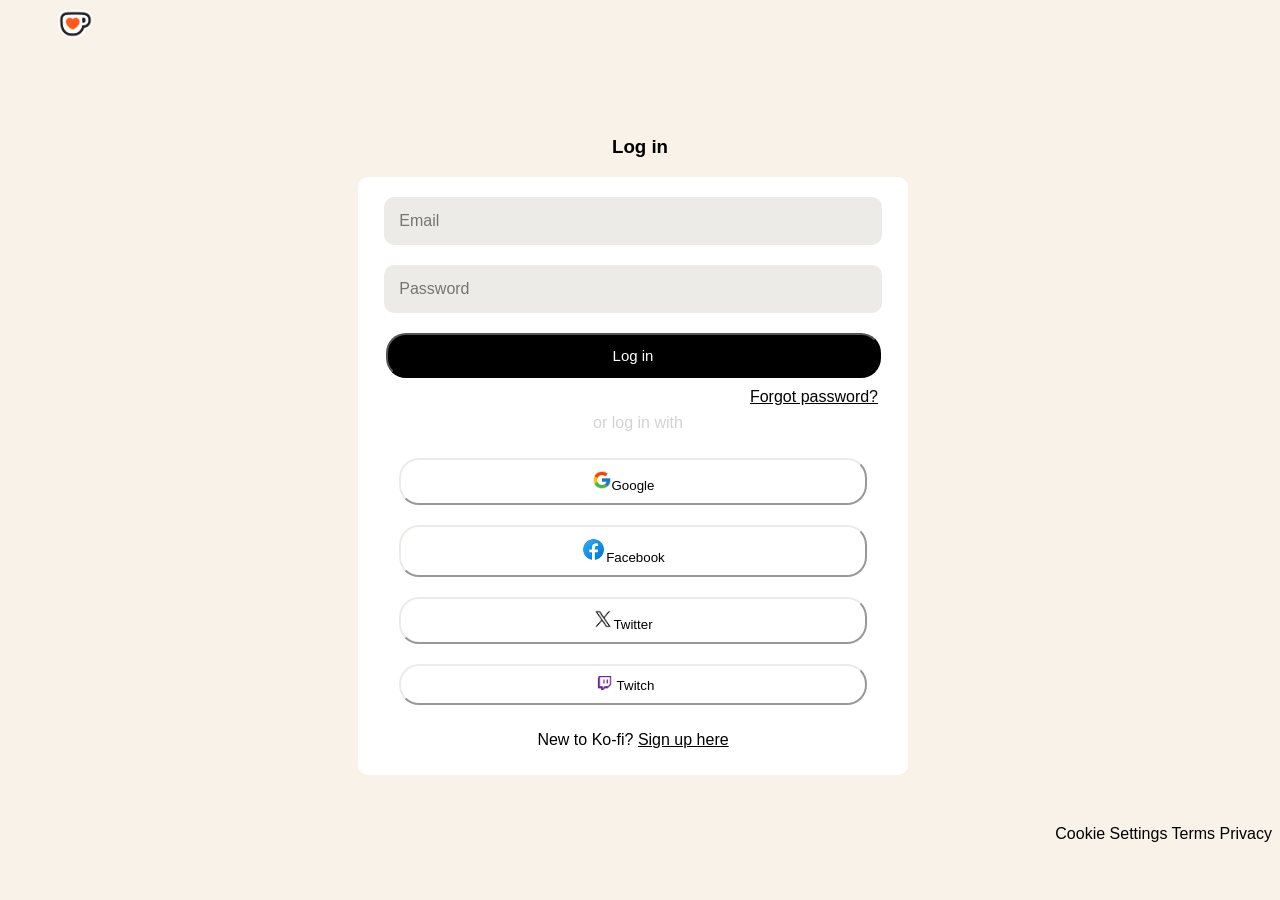
<file: index.html>
<!DOCTYPE html>
<html>

<head>
	<title>Log in</title>
	<link href="kofi_symbol.png" type="image/png" rel="icon"/>
	<link href="Ko-fi Log In.css" text="text/css" rel="stylesheet"/>
</head>

<body>
<div class="navbar">
	<a href="home.html"><img src="kofi_symbol.png" style="float: left; width: 35px; length: 35px; margin-left: 50px; margin-top: 10px;"></a>
</div>
	<br>
<h3 style="margin-top: 110px">Log in</h3>
	<div style="background-color: white; width: 550px; length: 600px"class="container">
<form>
<input type="text" placeholder="Email" id="username" />
<input type="password" placeholder="Password" id="Password" />

<button type="button" class="login-btn" onclick="login()">Log in</button>

</form>
<a href="" style="padding-top: 10px; float: right; padding-right: 30px;" >Forgot password?</a>
	<p style="padding-top: 20px; padding-left: 10px; color: #D3D3D3">or log in with</p>

<a href="https://google.com" style="text-decoration: none;"><button style=""class="button-link"><img src="google.png" style="width: 20px; length: 20px">Google</button></a><br>
<a href="https://Facebook.com" style="text-decoration: none;"><button class="button-link" ><img src="facebook.png" style="width: 25px; length: 25px">Facebook</button></a><br>
<a href="https://twitter.com" style="text-decoration: none;"><button class="button-link"><img src="Twitter-X-Logo.png" style="width: 20px; length: 20px">Twitter</button></a><br>
<a href="https://twitch.tv" style="text-decoration: none;"><button class="button-link"><img src="twitch.png" style="width: 25px; length: 25px">Twitch</button></a><br>
<p>New to Ko-fi? <a href="Ko-fi Sign Up.html">Sign up here</a></p>
</div>


<p style="float: right; margin-top: 50px;"><a>Cookie</a> <a>Settings</a> <a>Terms</a> <a>Privacy</a></p>

<script>
function login() {

	let username = document.getElementById("username").value;
	let password = document.getElementById("Password").value;

	if(username === "marygracesofalla@email.com" && password === "10262004") {
			window.location.href = "Ofalla Profile.html";
		}

	else if(username === "resamaecabjog@email.com" && password === "10242001") {
			window.location.href = "Cabjog Profile.html";
		}

	else if(username === "honeymaeedca@email.com" && password === "11012005") {
			window.location.href = "Edca Profile.html";
		}

	else{
			alert("Invalid email address or password.");
		}

}
</script>
</body>
</html>
</file>
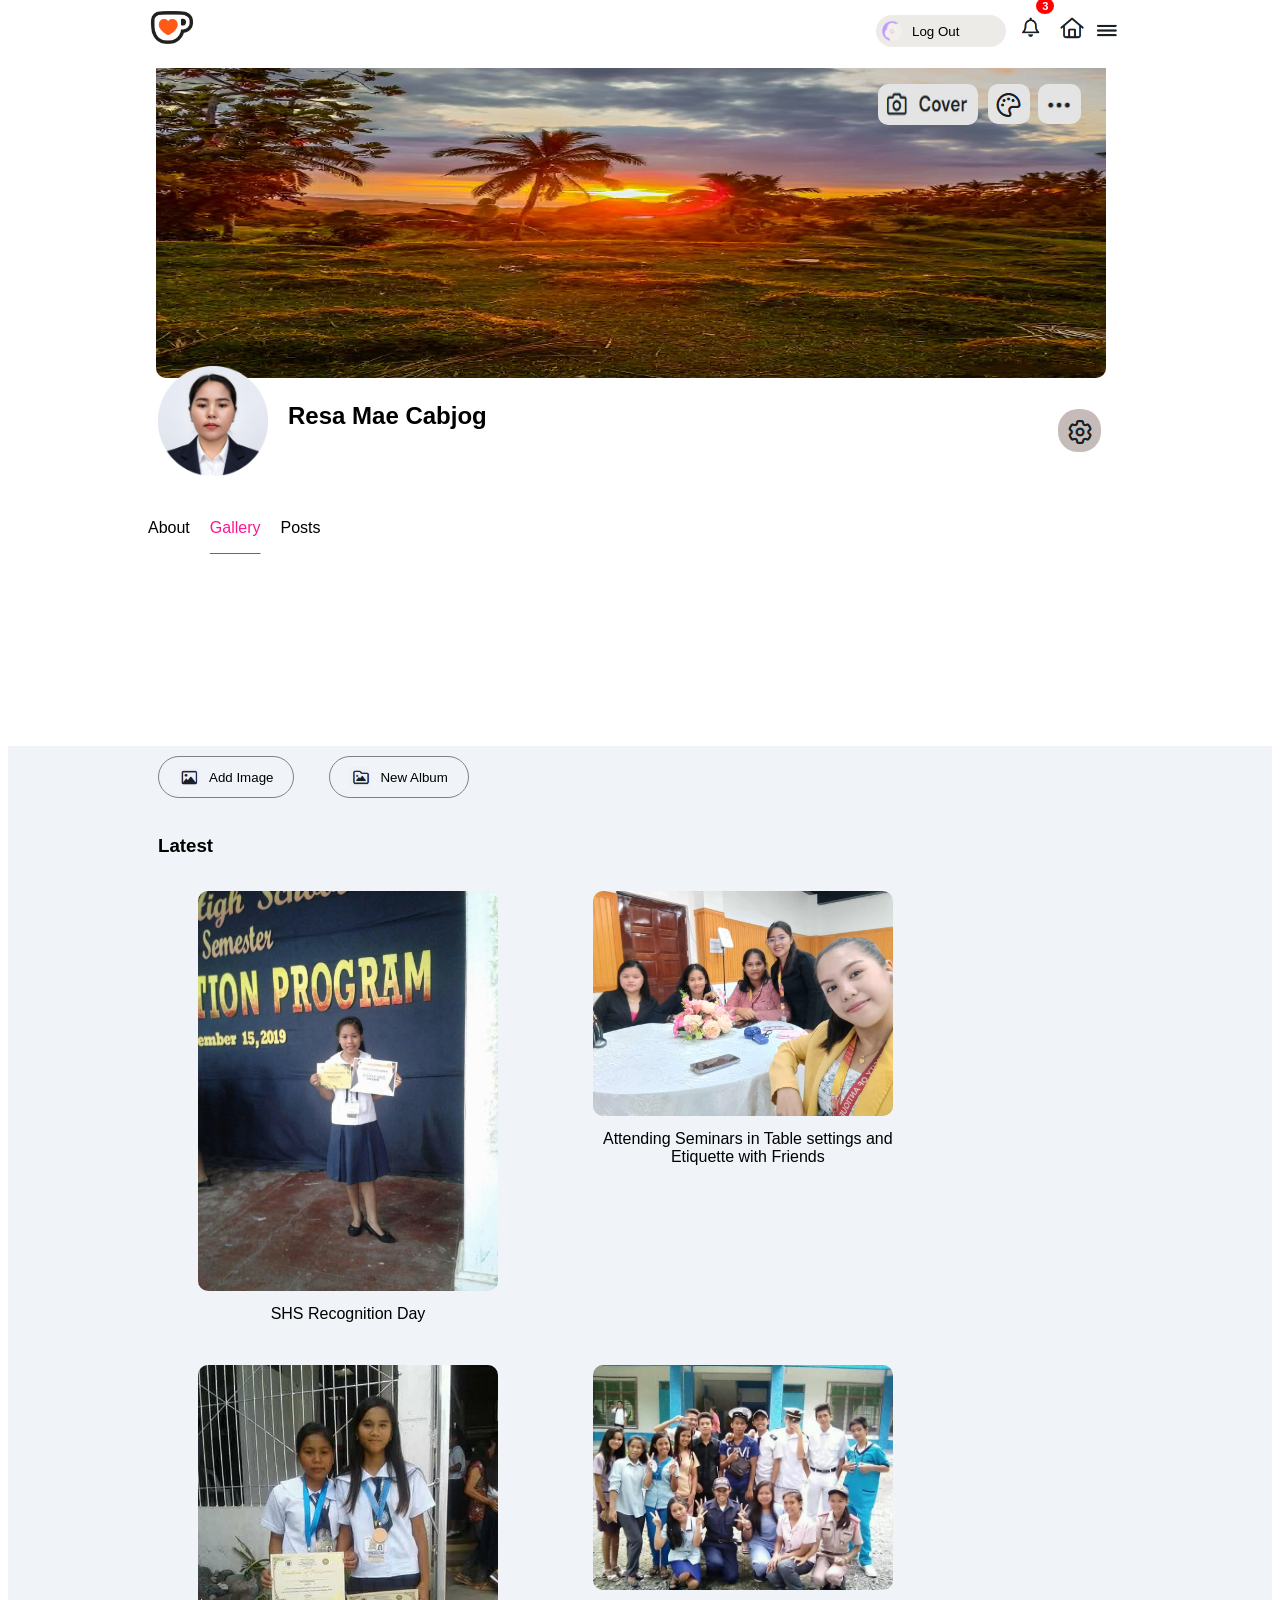
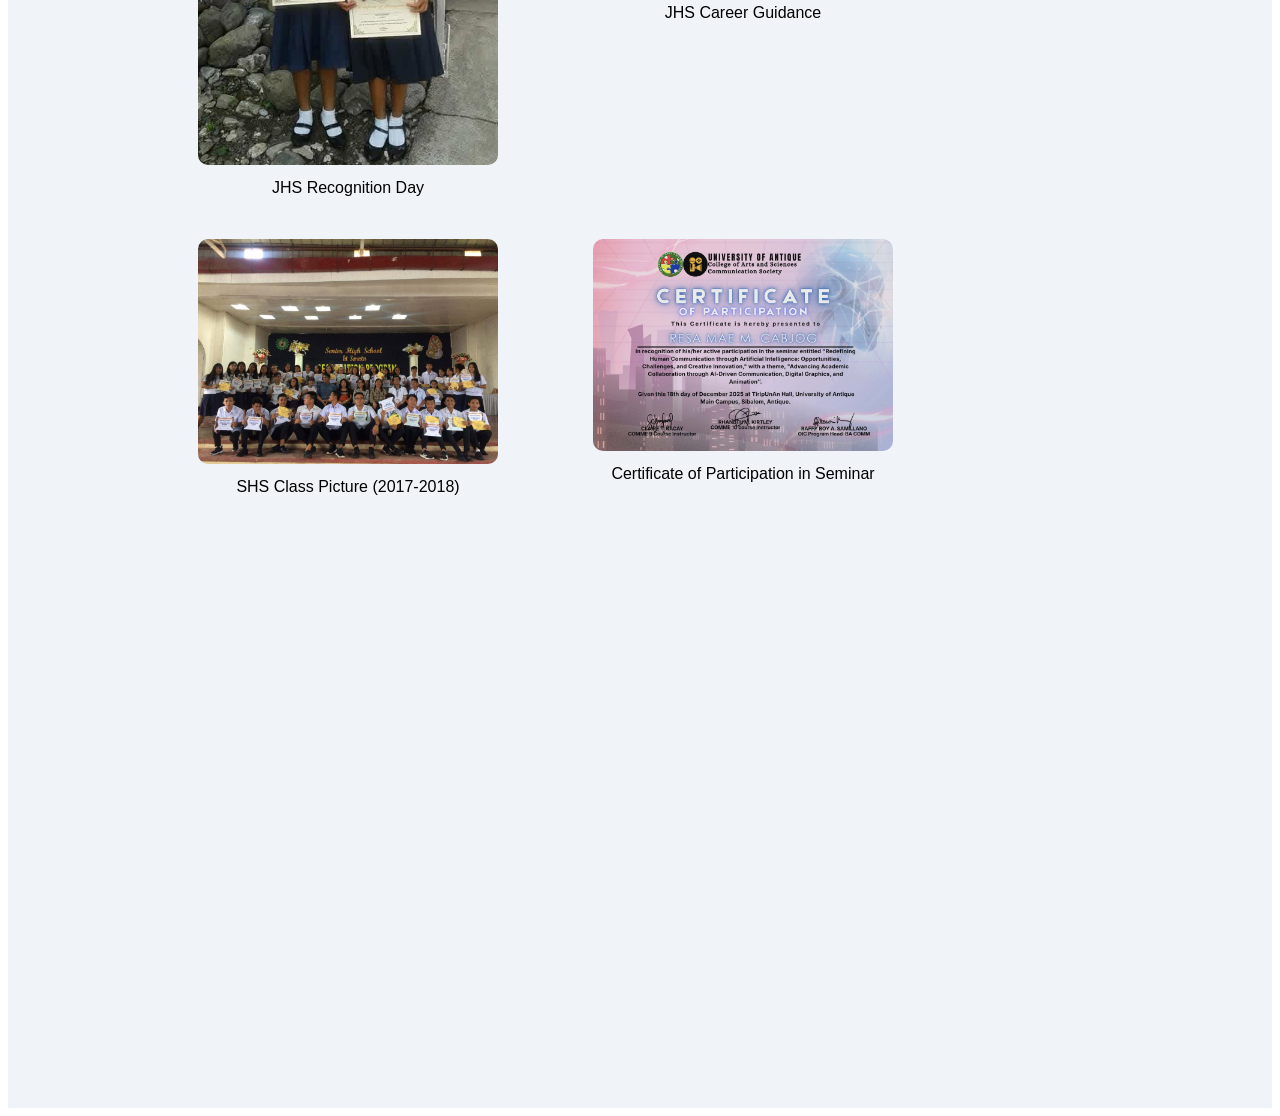
<file: Cabjog Gallery.html>
<!DOCTYPE html>
<html>
<head>
	<title>resamaemcabjog's profile</title>
	<link href="Ko-fi Profile.png" type="image/png" rel="icon"/>
	<link href="Gallery.css" text="text/css" rel="stylesheet"/>
</head>

<body>
	<div class="navbar">

		<a href="profile.html"><img src="kofi_symbol.png" style="float: left; width: 48px; margin-left: 140px; margin-top: 8px;"></a>

		<button class="button-link" style="width: 130px; height: 32px;  display: inline-flex; align-items: center; gap: 10px"><img src="Ko-fi Profile.png" style="width: 20px;"><a href="index.html" style="text-decoration: none;">Log Out</a></button>
			<div class="notification-tab-container">
		 <button class="noti-bell-btn" id="notiBell"><img src="bell.png" style="margin-top: 12px; width: 30px"><span class="noti-badge" id="notiCount">3</span>
  		</button>
  			<div class="noti-dropdown" id="notiDropdown">
    		<div class="noti-header">Notifications</div>
    		<div class="noti-item unread">Ko-fi posted something new!</div>
    		<div class="noti-item unread">Make a post!</div>
    		<div class="noti-item">Password changed successfully.</div>
    		<div class="noti-footer"><a href="#">View All</a></div>
  	</div>
	</div>
	<script>
	const bell = document.getElementById('notiBell');
	const dropdown = document.getElementById('notiDropdown');
	const count = document.getElementById('notiCount');

	bell.addEventListener('click', (e) => {
  	e.stopPropagation();
  	dropdown.classList.toggle('show');
  
  	count.style.display = 'none';
	});

	document.addEventListener('click', () => {
  	dropdown.classList.remove('show');
	});
	</script>

	<a href="Profile.html"><img src="home.png" style="margin-top: 8px; width: 30px"></a>

	<img src="sidenav.png" style="margin-top: 8px; width: 30px">

	</div>

	<div class="split-background">
	<div class="top-section">
	<div class="maintop">
	<div class="cover">

		<img src="cover.png" class="imtip" style="margin-top: 76px; margin-left: 740px; width: 100px; height: 41px; cursor: pointer; border-radius: 10px;" >
		<img src="color.png" class="imtip" style="margin-top: 76px; margin-left: 850px; cursor: pointer; border-radius: 10px;">
		<img src="option.png" class="imtip" style="margin-top: 76px; margin-left: 900px; width: 43px; cursor: pointer; border-radius: 10px;">

		<img src="resamaecover.jpg" style="width: 950px; height: 370px; border-radius: 10px; margin-left: 18px;">

	</div>
	<div class="profile">

		<img src="resamae.png" class="imtip" style="width: 110px">
		<h2 style="margin-left: 150px;">Resa Mae Cabjog</h2>

		<img src="setting.png" class="imtip" style="margin-top: 30px; margin-left: 920px; border-radius: 20px; cursor: pointer;">

	</div>
	</div>
	<div class="tabs">

			<a href="Cabjog Profile.html" style="text-decoration: none;">About</a>
  		<a href="Cabjog Gallery.html" style="color: deeppink;">Gallery</a>
  		<a href="Cabjog Post.html" style="text-decoration: none;">Posts</a>

	</div>
	</div>

	<div class="bottom-section">
 	<div class="content">
  	<div class="box-container">
 			
 			<button class="button-link" style="margin-left: 150px; margin-top: 10px; padding: 10px; padding-left: 20px; padding-right: 20px;  border-radius: 30px; background-color: #F0F4F8; border: 1px solid gray; cursor: pointer; display: inline-flex; align-items: center; gap: 10px"><img src="picture.png" style="width: 20px;">Add Image</button>
 			<button class="button-link" style="margin-left: 20px; margin-top: 10px;padding: 10px; padding-left: 20px; padding-right: 20px; border-radius: 30px; background-color: #F0F4F8; border: 1px solid gray;cursor: pointer; display: inline-flex; align-items: center; gap: 10px; display: inline-flex; align-items: center; gap: 10px"><img src="album.png" style="width: 20px; ">New Album</button>
  
 	</div>
 	<br>
 		<div class="box-container" style="margin-left: 150px">
 		<div class="Gallery-head">
 			<h3>Latest</h3>
 		</div>
 		</div>
 		<div class="box-container" style="margin-left: 150px">
 		<div class="Gallery">
 			<div class="box-container">
 			 <figure class="image-card"><img src="cabjogimage1.jpg" style="width: 300px; border-radius: 10px;"><figcaption>SHS Recognition Day</figcaption></figure>
 			<figure class="image-card"><img src="cabjogimage2.jpg" style="width: 300px; border-radius: 10px;"><figcaption>Attending Seminars in Table settings and<br> Etiquette with Friends</figcaption></figure>
 		</div>
			<div class="box-container">
 			<figure class="image-card"><img src="cabjogimage3.jpg" style="width: 300px; border-radius: 10px;"><figcaption>JHS Recognition Day</figcaption></figure>

 			<figure class="image-card"><img src="cabjogimage4.jpg" style="width: 300px; border-radius: 10px;"><figcaption>JHS Career Guidance</figcaption></figure>
 		</div>
			<div class="box-container">
 			<figure class="image-card"><img src="cabjogimage5.jpg" style="width: 300px; border-radius: 10px;"><figcaption>SHS Class Picture (2017-2018)</figcaption></figure>

 			<figure class="image-card"><img src="cabjogimage6.jpg" style="width: 300px; border-radius: 10px;"><figcaption>Certificate of Participation in Seminar</figcaption></figure>
 		</div>

 	</div>
 	</div>
 	</div>
	</div>
	</div>
</body>
</html>
</file>
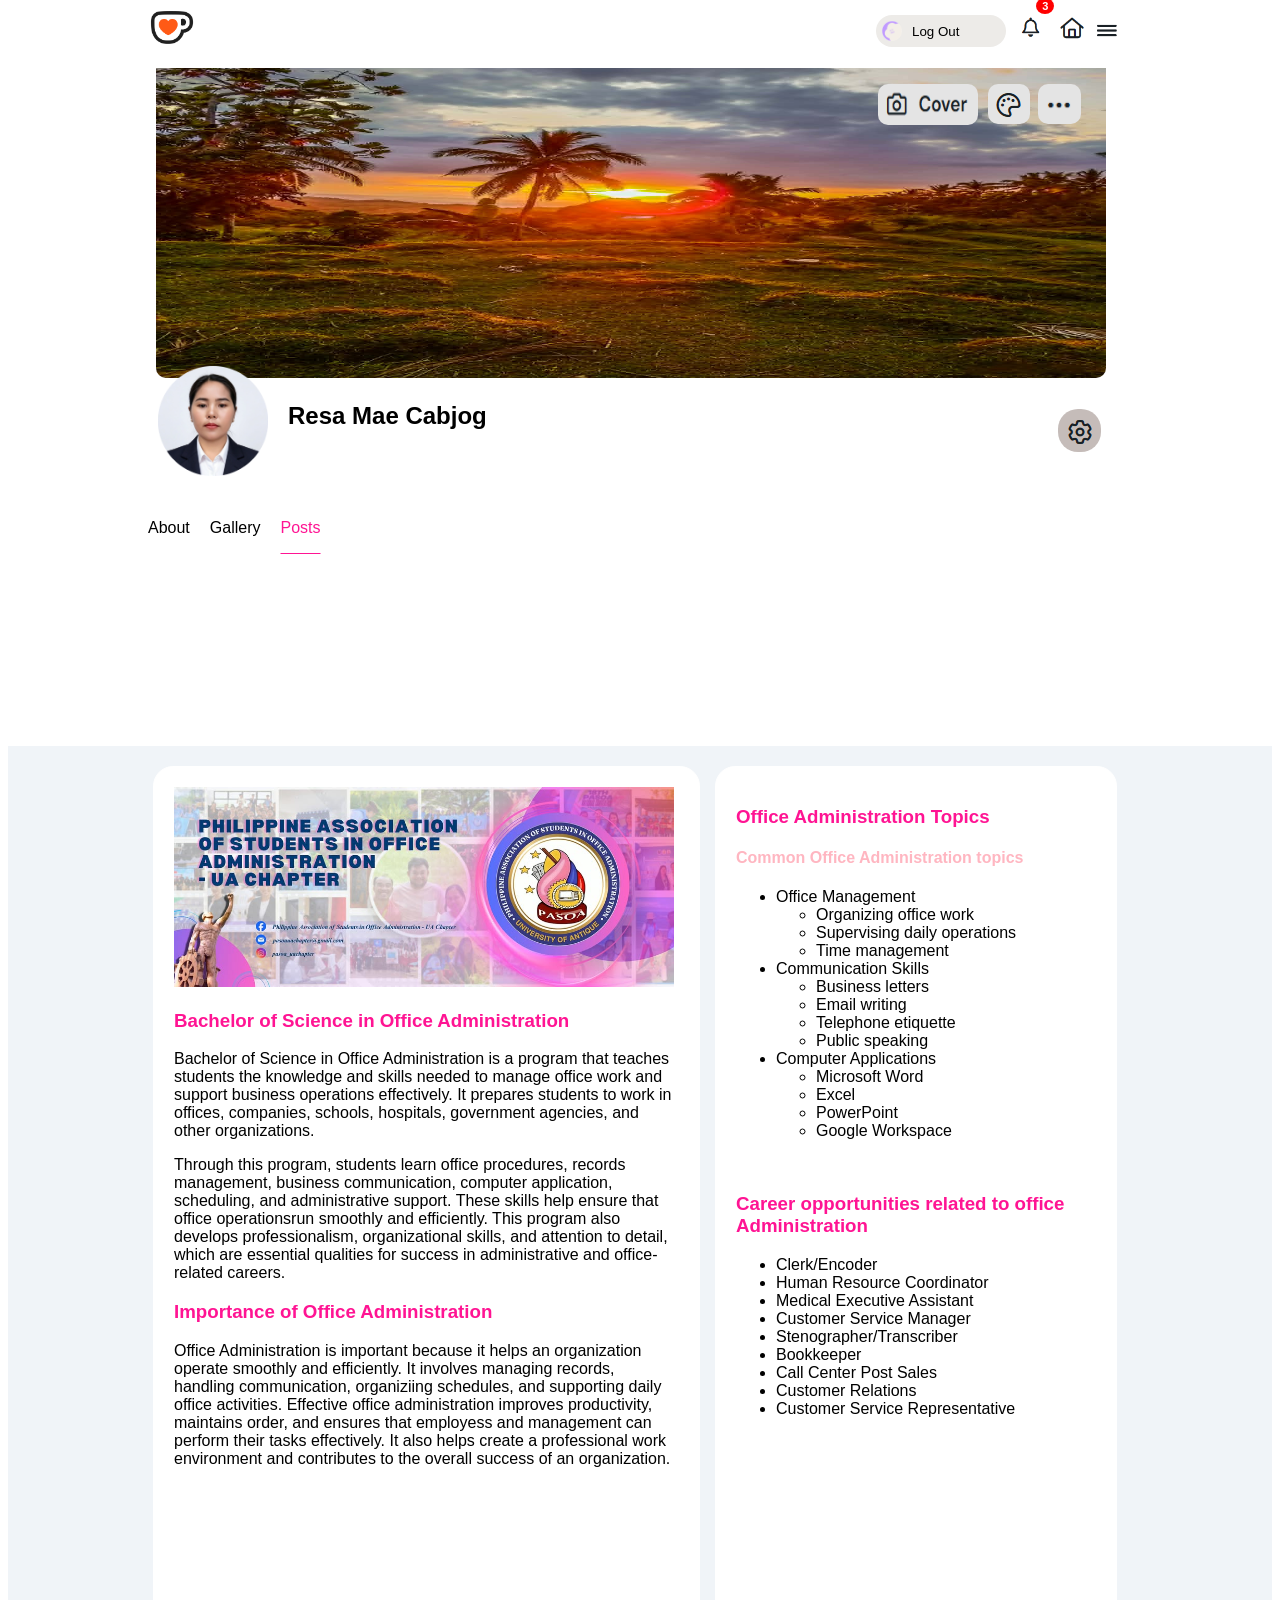
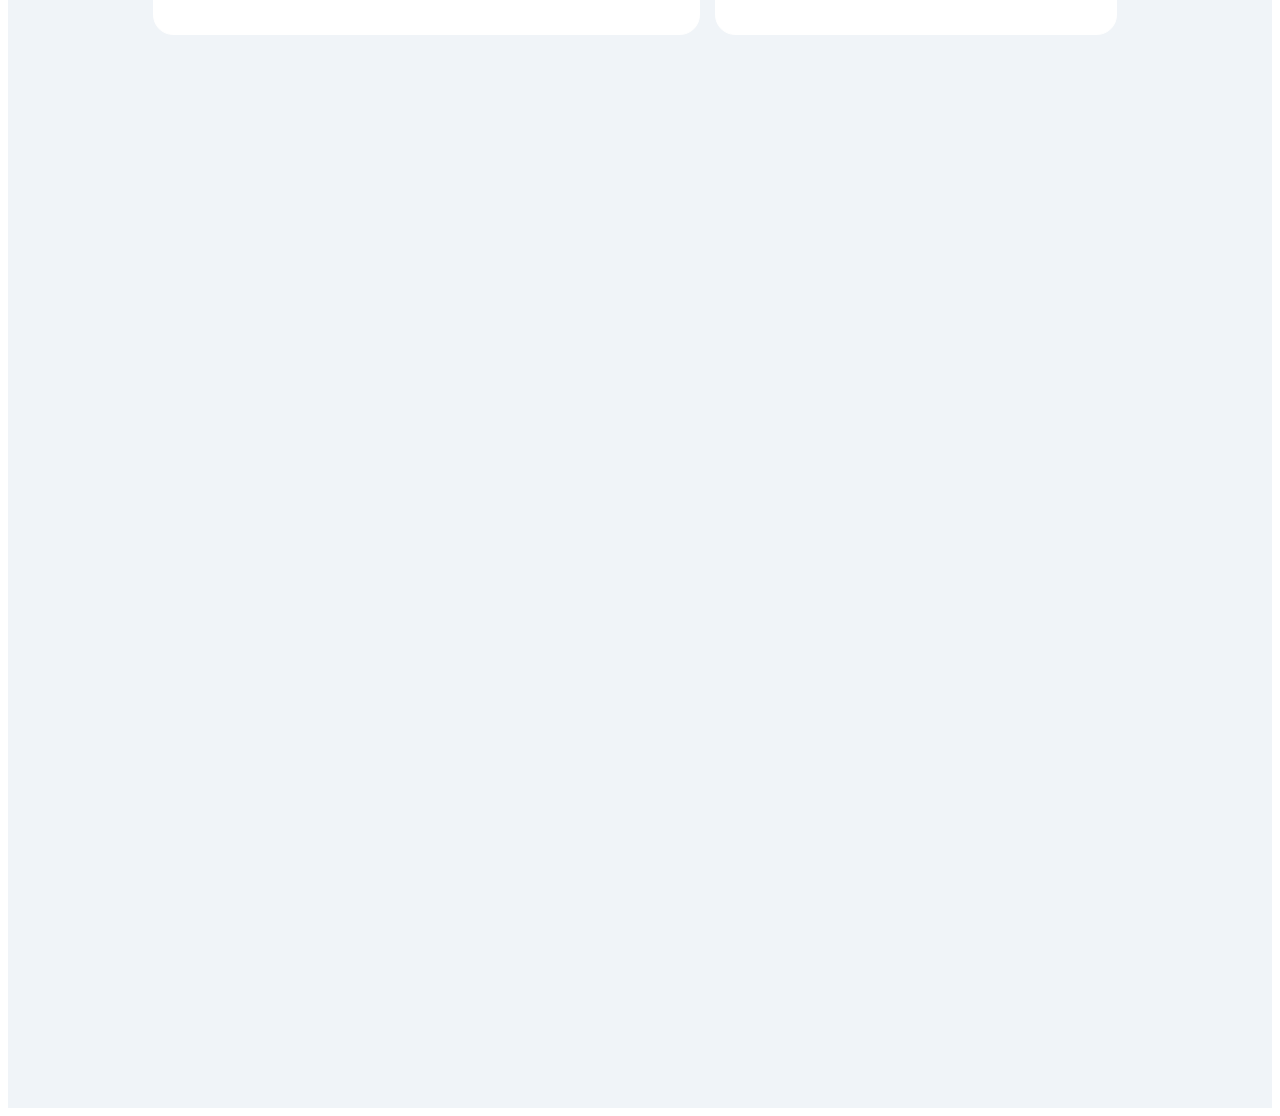
<file: Cabjog Post.html>
<!DOCTYPE html>
<html>
<head>
	<title>resamaemcabjog's profile</title>
	<link href="Ko-fi Profile.png" type="image/png" rel="icon"/>
	<link href="Posts.css" text="text/css" rel="stylesheet"/>
<style>
		h3 {
		color: deeppink;
	}

	h4 {
		color: lightpink;
	}
</style>
</head>

<body>
	<div class="navbar">

		<a href="profile.html"><img src="kofi_symbol.png" style="float: left; width: 48px; margin-left: 140px; margin-top: 8px;"></a>

		<button class="button-link" style="width: 130px; height: 32px;  display: inline-flex; align-items: center; gap: 10px"><img src="Ko-fi Profile.png" style="width: 20px;"><a href="index.html" style="text-decoration: none;">Log Out</a></button>
			<div class="notification-tab-container">
		 <button class="noti-bell-btn" id="notiBell"><img src="bell.png" style="margin-top: 12px; width: 30px"><span class="noti-badge" id="notiCount">3</span>
  		</button>
  			<div class="noti-dropdown" id="notiDropdown">
    		<div class="noti-header">Notifications</div>
    		<div class="noti-item unread">Ko-fi posted something new!</div>
    		<div class="noti-item unread">Make a post!</div>
    		<div class="noti-item">Password changed successfully.</div>
    		<div class="noti-footer"><a href="#">View All</a></div>
  	</div>
	</div>
	<script>
	const bell = document.getElementById('notiBell');
	const dropdown = document.getElementById('notiDropdown');
	const count = document.getElementById('notiCount');

	bell.addEventListener('click', (e) => {
  	e.stopPropagation();
  	dropdown.classList.toggle('show');
  
  	count.style.display = 'none';
	});

	document.addEventListener('click', () => {
  	dropdown.classList.remove('show');
	});
	</script>

	<a href=" Cabjog Profile.html"><img src="home.png" style="margin-top: 8px; width: 30px"></a>

	<img src="sidenav.png" style="margin-top: 8px; width: 30px">

	</div>

	<div class="split-background">
	<div class="top-section">
	<div class="maintop">
	<div class="cover">

		<img src="cover.png" class="imtip" style="margin-top: 76px; margin-left: 740px; width: 100px; height: 41px; cursor: pointer; border-radius: 10px;" >
		<img src="color.png" class="imtip" style="margin-top: 76px; margin-left: 850px; cursor: pointer; border-radius: 10px;">
		<img src="option.png" class="imtip" style="margin-top: 76px; margin-left: 900px; width: 43px; cursor: pointer; border-radius: 10px;">

		<img src="resamaecover.jpg" style="width: 950px; height: 370px; border-radius: 10px; margin-left: 18px;">

	</div>
	<div class="profile">

		<img src="resamae.png" class="imtip" style="width: 110px">
		<h2 style="margin-left: 150px;">Resa Mae Cabjog</h2>

		<img src="setting.png" class="imtip" style="margin-top: 30px; margin-left: 920px; border-radius: 20px; cursor: pointer;">

	</div>
	</div>
	<div class="tabs">

		<a href="Cabjog Profile.html" style="text-decoration: none;">About</a>
  		<a href="Cabjog Gallery.html" style="text-decoration: none;">Gallery</a>
  		<a href="Cabjog Post.html" style="color: deeppink;">Posts</a>

	</div>
	</div>

	<div class="bottom-section">
 	<div class="content">
  	<div class="box-container">
 	<div class="box-post" style=" background-color: #FFFFFF; padding: 20px; border: 1px solid #FFFFFF; flex: 1; border-radius: 20px; margin-top: 20px; margin-left: 100px; width: 505px;"> 
 		<img src="pasoacover.jpg" style=" width: 500px">

 		<h3>Bachelor of Science in Office Administration</h3>

 		<p>Bachelor of Science in Office Administration is a program that teaches students the knowledge and skills needed to manage office work and support business operations effectively. It prepares students to work in offices, companies, schools, hospitals, government agencies, and other organizations.</p> 

		<p>Through this program, students learn office procedures, records management, business communication, computer application, scheduling, and administrative support. These skills help ensure that office operationsrun smoothly and efficiently. This program also develops professionalism, organizational skills, and attention to detail, which are essential qualities for success in administrative and office-related careers.</p>

		<h3>Importance of Office Administration</h3>
   	
 		<p>Office Administration is important because it helps an organization operate smoothly and efficiently. It involves managing records, handling communication, organiziing schedules, and supporting daily office activities. Effective office administration improves productivity, maintains order, and ensures that employess and management can perform their tasks effectively. It also helps create a professional work environment and contributes to the overall success of an organization.</p>

 	</div>

 	<div class="column-container">
  	<div class="box" style="position: sticky; padding-bottom: 200px">

  	<h3>Office Administration Topics</h3>

		<h4>Common Office Administration topics</h4>

		<ul>
  	<li>Office Management</li>
  	<ul>
    <li>Organizing office work</li>
    <li>Supervising daily operations</li>
    <li>Time management</li>
		</ul>
  	<li>Communication Skills</li>
  	<ul>
    <li>Business letters</li>
    <li>Email writing</li>
    <li>Telephone etiquette</li>
    <li>Public speaking</li>
  	</ul>
  	<li>Computer Applications</li>
    <ul>
     <li>Microsoft Word</li>
     <li>Excel</li>
     <li>PowerPoint</li>
     <li>Google Workspace</li>
   	</ul>
   </ul>
   	<br>
	<h3>Career opportunities related to office Administration</h3>
  		<ul>
  		<li>Clerk/Encoder</li>
			<li>Human Resource Coordinator</li>
			<li>Medical Executive Assistant</li>
			<li>Customer Service Manager</li>	
  		<li>Stenographer/Transcriber</li>
  		<li>Bookkeeper</li>		
			<li>Call Center Post Sales</li>
			<li>Customer Relations</li>
			<li>Customer Service Representative</li>
  		</ul>

 	</div>
  	</div>
  	</div>
 	</div>
 	</div>
 	</div>
</body>
</html>
</file>
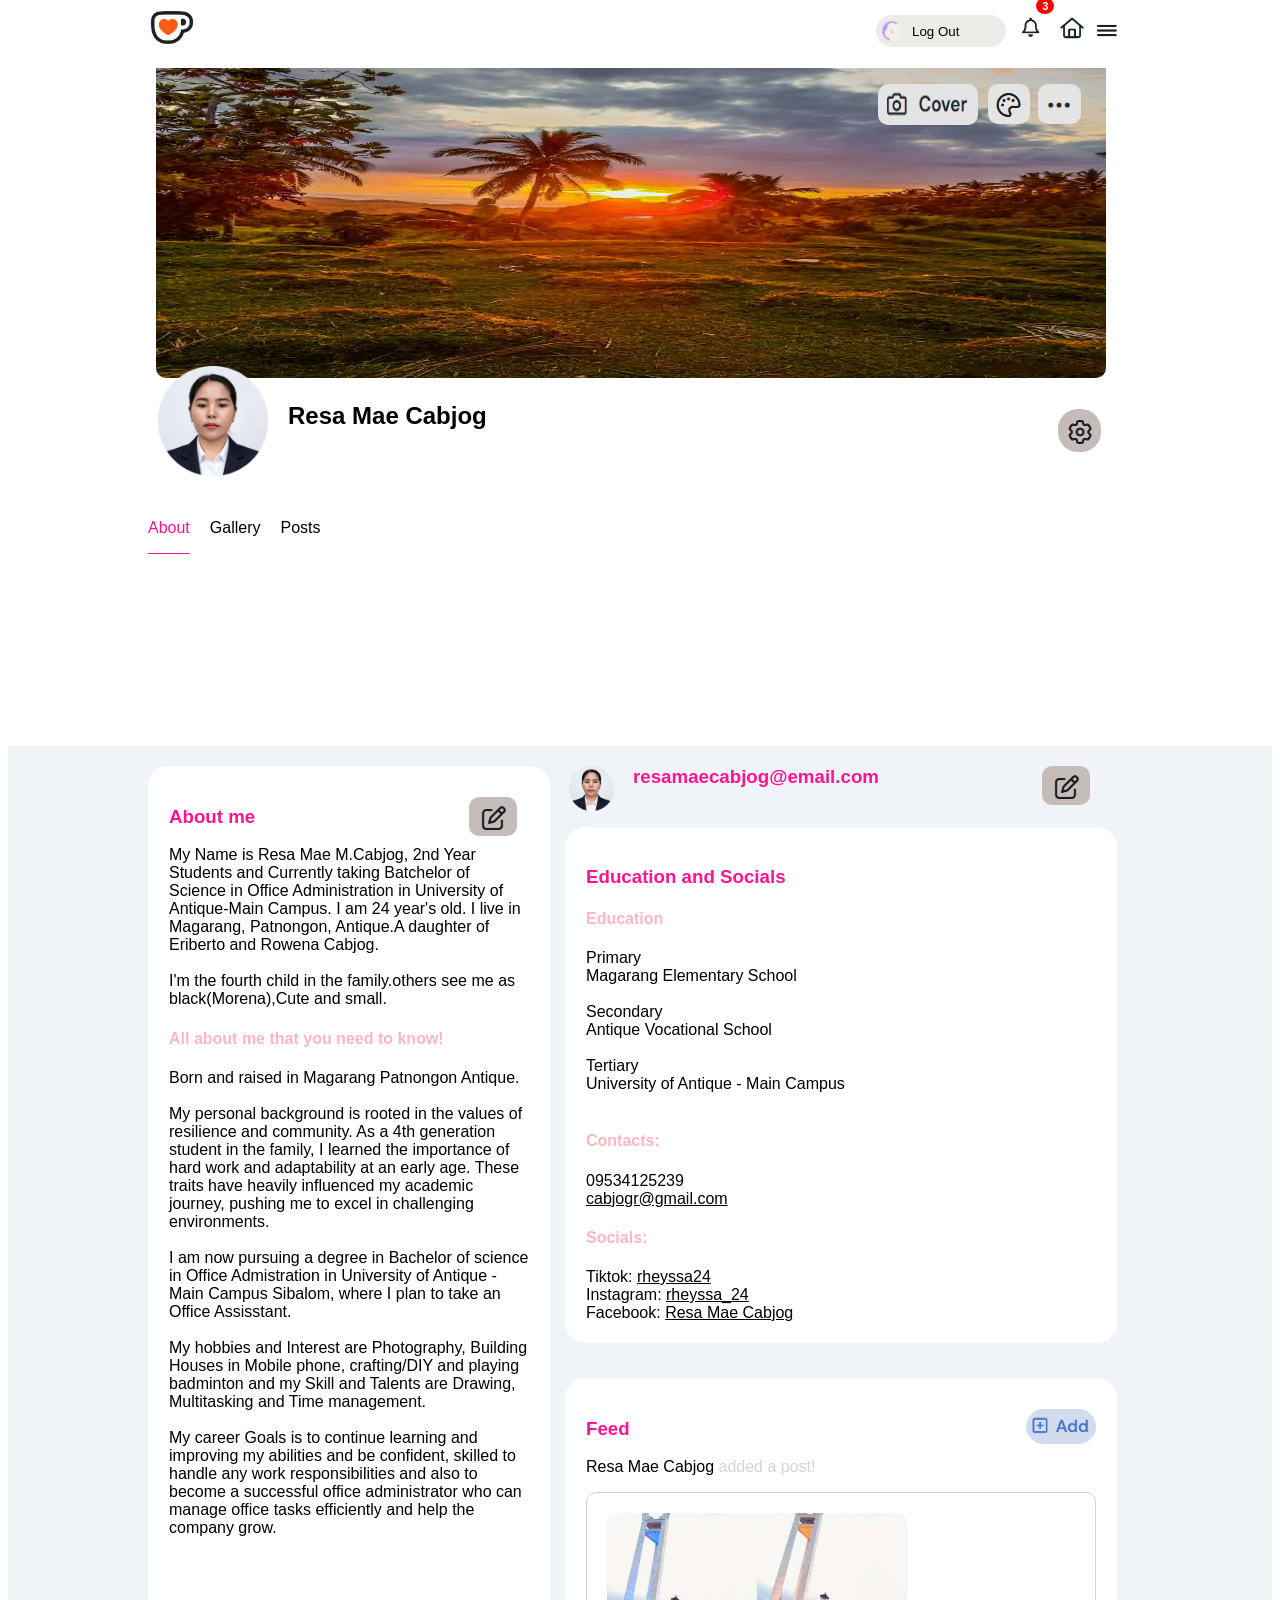
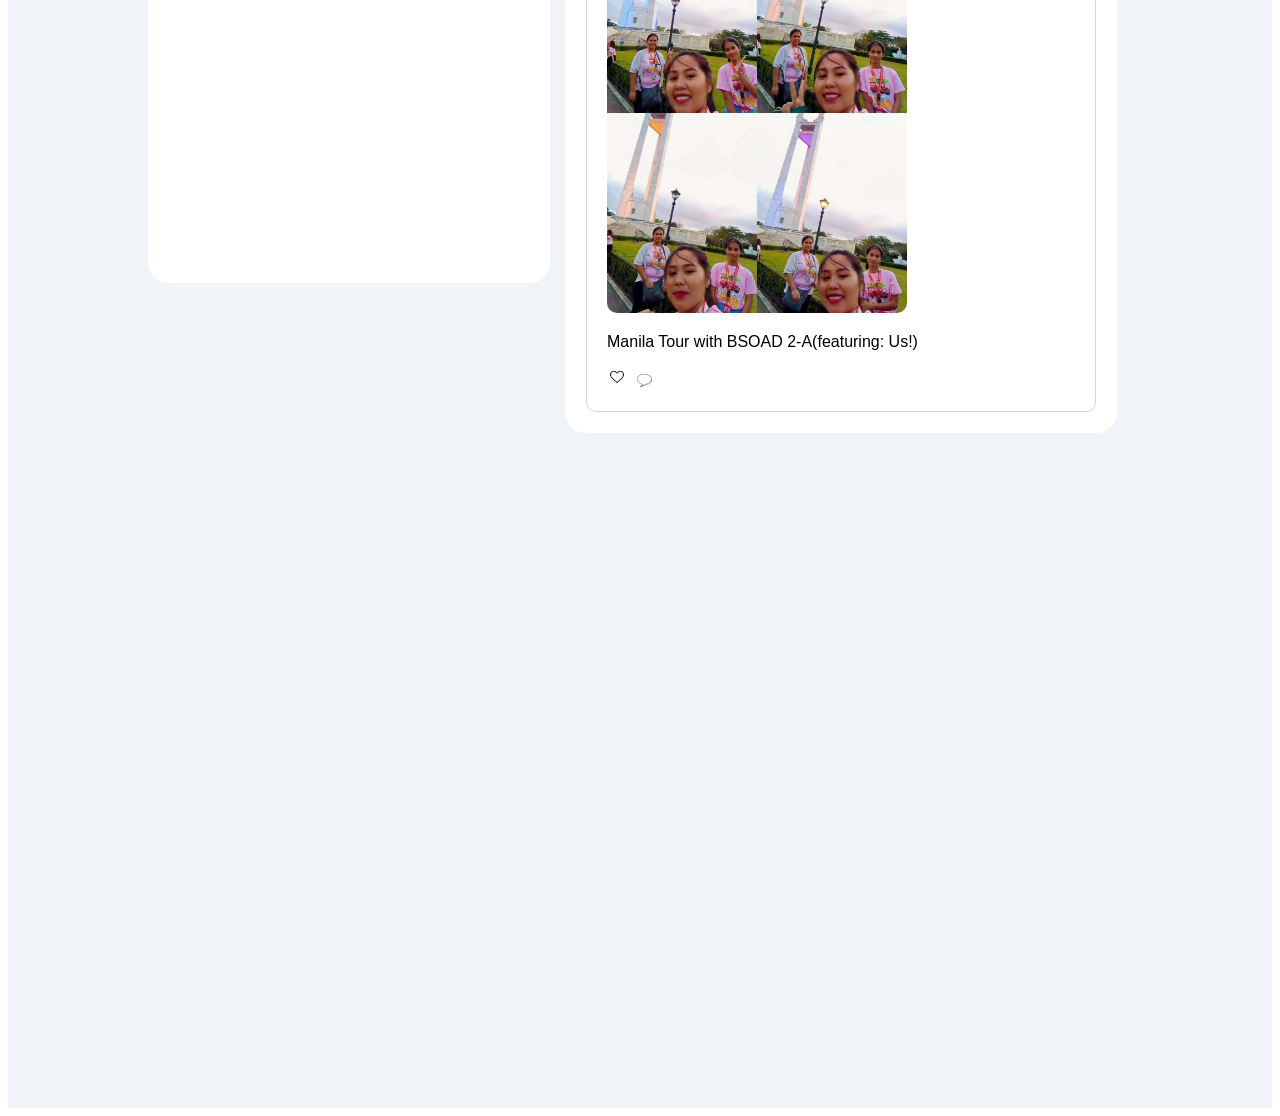
<file: Cabjog Profile.html>
<!DOCTYPE html>
<html>
<head>
	<title>resamaemcabjog's profile</title>
	<link href="Ko-fi Profile.png" type="image/png" rel="icon"/>
	<link href="Profile.css" text="text/css" rel="stylesheet"/>
<style>
	h3 {
		color: deeppink;
	}

	h4 {
		color: lightpink;
	}
</style>
</head>

<body>
	<div class="navbar">

		<a href="profile.html"><img src="kofi_symbol.png" style="float: left; width: 48px; margin-left: 140px; margin-top: 8px;"></a>

		<button class="button-link" style="width: 130px; height: 32px;  display: inline-flex; align-items: center; gap: 10px"><img src="Ko-fi Profile.png" style="width: 20px;"><a href="index.html" style="text-decoration: none;">Log Out</a></button>
			<div class="notification-tab-container">
		 <button class="noti-bell-btn" id="notiBell"><img src="bell.png" style="margin-top: 12px; width: 30px"><span class="noti-badge" id="notiCount">3</span>
  		</button>
  			<div class="noti-dropdown" id="notiDropdown">
    		<div class="noti-header">Notifications</div>
    		<div class="noti-item unread">Ko-fi posted something new!</div>
    		<div class="noti-item unread">Make a post!</div>
    		<div class="noti-item">Password changed successfully.</div>
    		<div class="noti-footer"><a href="#">View All</a></div>
  	</div>
	</div>
	<script>
	const bell = document.getElementById('notiBell');
	const dropdown = document.getElementById('notiDropdown');
	const count = document.getElementById('notiCount');

	bell.addEventListener('click', (e) => {
  	e.stopPropagation();
  	dropdown.classList.toggle('show');
  
  	count.style.display = 'none';
	});

	document.addEventListener('click', () => {
  	dropdown.classList.remove('show');
	});
	</script>

	<a href="Cabjog Profile.html"><img src="home.png" style="margin-top: 8px; width: 30px"></a>

	<img src="sidenav.png" style="margin-top: 8px; width: 30px">

	</div>

	<div class="split-background">
	<div class="top-section">
	<div class="maintop">
	<div class="cover">

		<img src="cover.png" class="imtip" style="margin-top: 76px; margin-left: 740px; width: 100px; height: 41px; cursor: pointer; border-radius: 10px;" >
		<img src="color.png" class="imtip" style="margin-top: 76px; margin-left: 850px; cursor: pointer; border-radius: 10px;">
		<img src="option.png" class="imtip" style="margin-top: 76px; margin-left: 900px; width: 43px; cursor: pointer; border-radius: 10px;">

		<img src="resamaecover.jpg" style="width: 950px; height: 370px; border-radius: 10px; margin-left: 18px;">

	</div>
	<div class="profile">

		<img src="resamae.png" class="imtip" style="width: 110px">
		<h2 style="margin-left: 150px;">Resa Mae Cabjog</h2>

		<img src="setting.png" class="imtip" style="margin-top: 30px; margin-left: 920px; border-radius: 20px; cursor: pointer;">

	</div>
	</div>
	<div class="tabs">

		<a href="Cabjog Profile.html" style="color: deeppink;">About</a>
  		<a href="Cabjog Gallery.html" style="text-decoration: none;">Gallery</a>
  		<a href="Cabjog Post.html" style="text-decoration: none;">Posts</a>

	</div>
	</div>

	<div class="bottom-section">
 	<div class="content">
  	<div class="box-container">
 	<div class="box-about">

 		<img src="edit.png" class="imtip" style="margin-left: 300px; border-radius: 10px; cursor: pointer;" >


 		<h3>About me</h3>

 		<p>My Name is Resa Mae M.Cabjog, 2nd Year Students and Currently taking Batchelor of Science in Office Administration in University of Antique-Main Campus. I am 24 year's old. I live in Magarang, Patnongon, Antique.A daughter of Eriberto and Rowena Cabjog.
 		<br><br>
 		I'm the fourth child in the family.others see me as black(Morena),Cute and small.</p>

 		<h4>All about me that you need to know!</h4>
  		<p>Born and raised in Magarang Patnongon Antique.<br><br>
  		My personal background is rooted in the values of resilience and community. As a 4th generation student in the family, I learned the importance of hard work and adaptability at an early age. These traits have heavily influenced my academic journey, pushing me to excel in challenging environments.
  		<br><br>
  		I am now pursuing a degree in Bachelor of science in Office Admistration in University of Antique - Main Campus Sibalom, where I plan to take an Office Assisstant.
  		<br><br>
 			My hobbies and Interest are Photography, Building Houses in Mobile phone, crafting/DIY and playing badminton and my Skill and Talents are Drawing, Multitasking and Time management.
 			<br><br>
 			My career Goals is to continue learning and improving my abilities and be confident, skilled to handle any work responsibilities
   		and also to become a successful office administrator who can manage office tasks efficiently and help the company grow.</p>

 	</div>
 	<div class="column-container">

	<img src="edit.png" class="imtip" style="margin-left: 450px; border-radius: 10px; cursor: pointer; margin-top: 20px;" >

 	<img src="resamae.png" class="imtip" style="width: 45px; margin-right: 520px; margin-top: 20px; "><h3 style="margin-right: 170px; margin-top: 20px;">resamaecabjog@email.com</h3>

  	<div class="box" style="margin-top: 5px">

  		<h3>Education and Socials</h3>

  		<p>
  		<h4>Education</h4>
  		Primary
  		<br>
  		Magarang Elementary School
			<br><br>
			Secondary
  		<br>
  		Antique Vocational School
  		<br><br>
  		Tertiary
  		<br>
  		University of Antique - Main Campus
  		<br><br>
  		<h4>Contacts:</h4>
			09534125239
  		<br>
  		<a href="mailto:cabjogr@gmail.com">cabjogr@gmail.com</a></p>
  		<h4>Socials:</h4>
			Tiktok: <a href="https://www.tiktok.com/@rheyssa24?_r=1&_t=ZS-977OhJNe89g">rheyssa24</a>
			<br>
			Instagram: <a href="https://www.instagram.com/rheyssa_24?igsh=MTBmZ25reHZhOGdqYQ==">rheyssa_24</a>
			<br>
			Facebook: <a href="https://www.facebook.com/Rheyssa24">Resa Mae Cabjog</a>
			<br>

  	</div>
  	<div class="box">

  		<img src="add.png" class="imtip" style="border-radius: 30px; width: 70px; margin-left: 440px; cursor: pointer;"> 

  		<h3>Feed</h3>

  		<p>Resa Mae Cabjog <span style="color: lightgray;">added a post!</span></p>
  		<div class="post">
  			<img src="resamaepost.jpg" style="width: 300px; border-radius: 10px;">
  			<p>Manila Tour with BSOAD 2-A(featuring: Us!)</p>
  		<img src="heart.png" style="width: 20px; padding-right: 10px"><img src="message.png" style="width: 15px">
  		</div>

  		
  	</div>
  	</div>
 	</div>
 	</div>
	</div>
	</div>
</body>
</html>
</file>
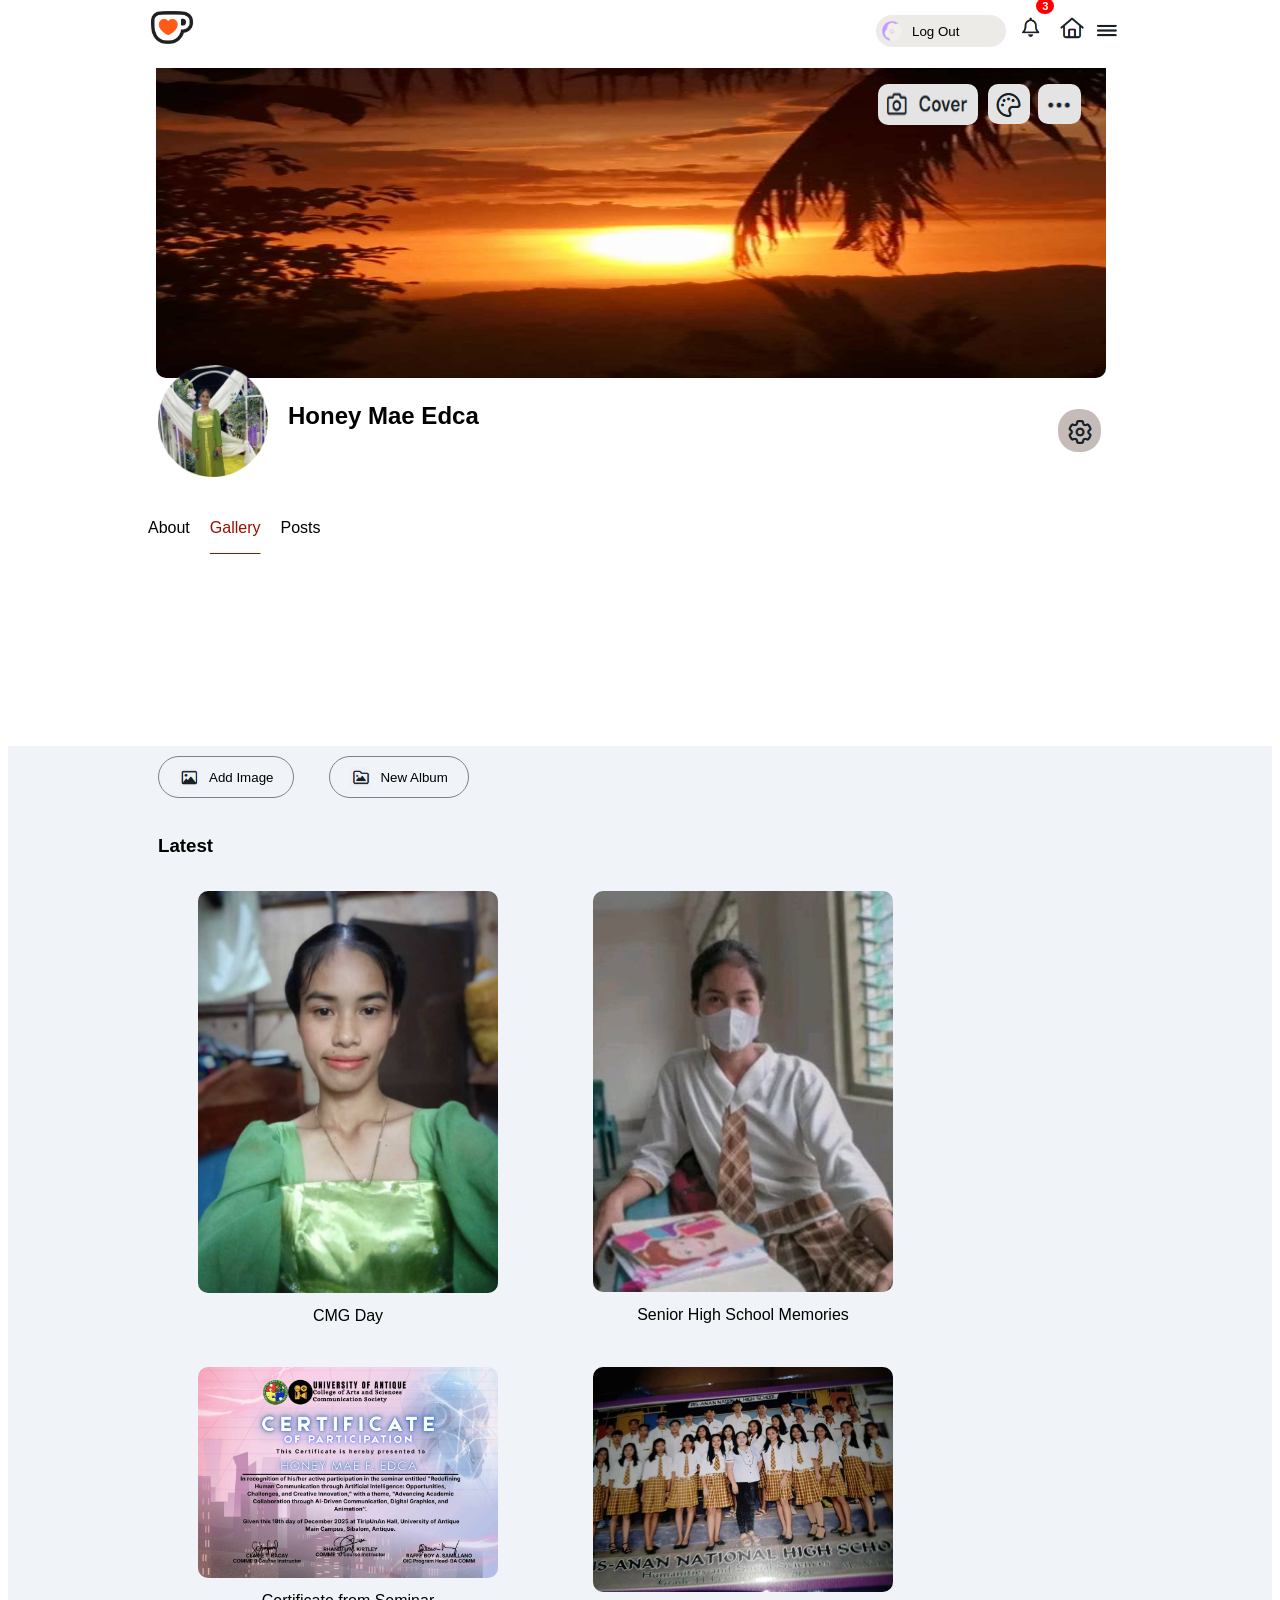
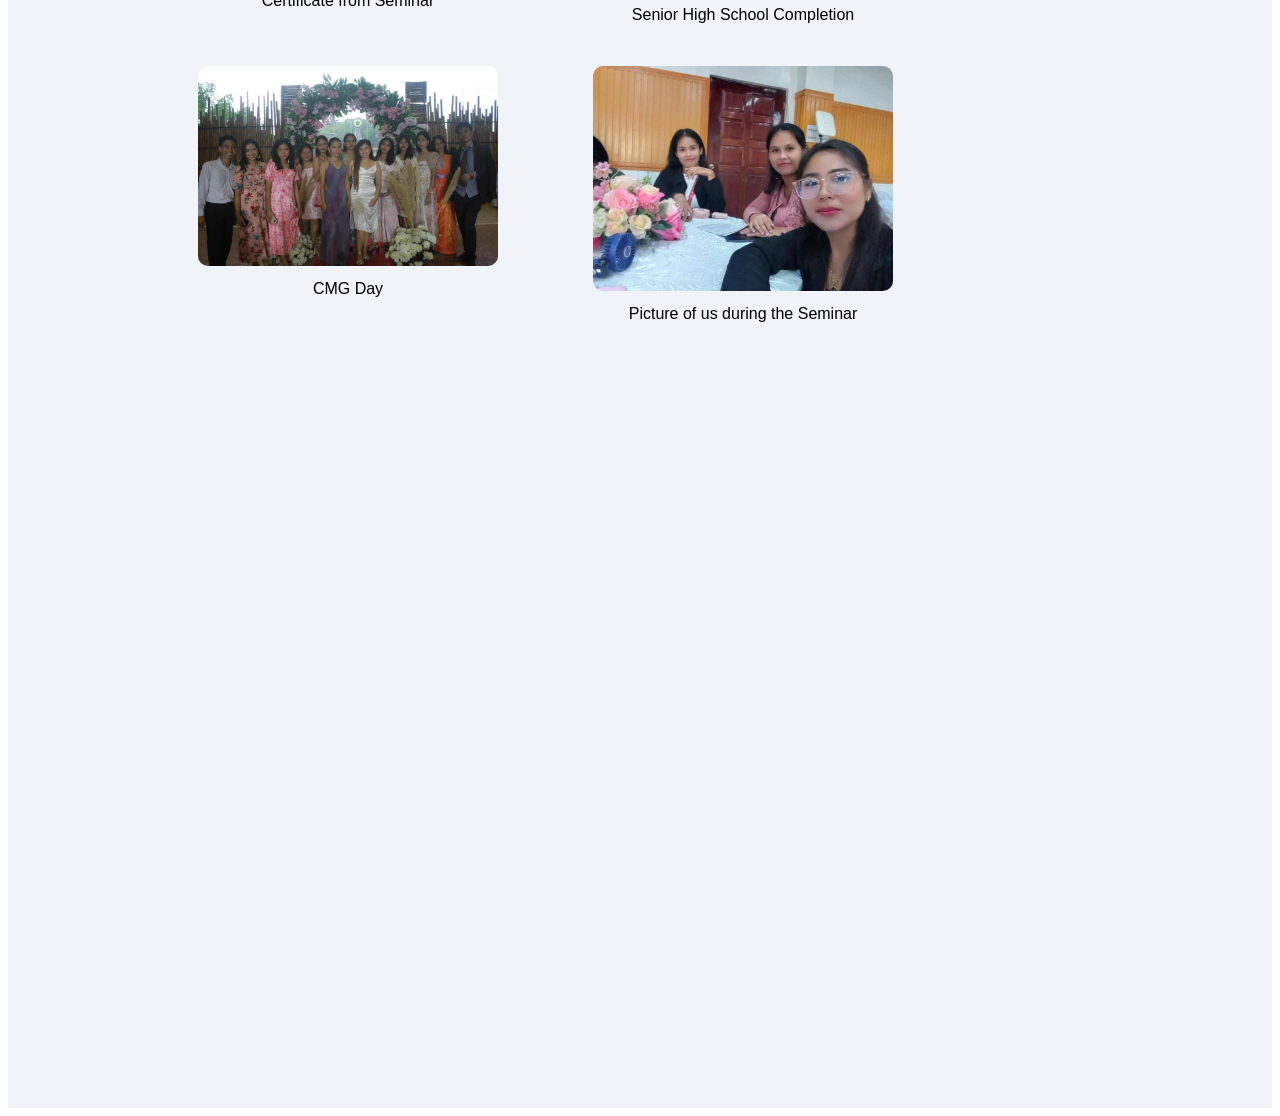
<file: Edca Gallery.html>
<!DOCTYPE html>
<html>
<head>
	<title>honeymaefedca's profile</title>
	<link href="Ko-fi Profile.png" type="image/png" rel="icon"/>
	<link href="Gallery.css" text="text/css" rel="stylesheet"/>
</head>

<body>
	<div class="navbar">

		<a href="profile.html"><img src="kofi_symbol.png" style="float: left; width: 48px; margin-left: 140px; margin-top: 8px;"></a>

		<button class="button-link" style="width: 130px; height: 32px;  display: inline-flex; align-items: center; gap: 10px"><img src="Ko-fi Profile.png" style="width: 20px;"><a href="index.html" style="text-decoration: none;">Log Out</a></button>
			<div class="notification-tab-container">
		 <button class="noti-bell-btn" id="notiBell"><img src="bell.png" style="margin-top: 12px; width: 30px"><span class="noti-badge" id="notiCount">3</span>
  		</button>
  			<div class="noti-dropdown" id="notiDropdown">
    		<div class="noti-header">Notifications</div>
    		<div class="noti-item unread">Ko-fi posted something new!</div>
    		<div class="noti-item unread">New login from Chrome.</div>
    		<div class="noti-item">Mary Grace Ofalla posted something new!</div>
    		<div class="noti-footer"><a href="#">View All</a></div>
  	</div>
	</div>
	<script>
	const bell = document.getElementById('notiBell');
	const dropdown = document.getElementById('notiDropdown');
	const count = document.getElementById('notiCount');

	bell.addEventListener('click', (e) => {
  	e.stopPropagation();
  	dropdown.classList.toggle('show');
  
  	count.style.display = 'none';
	});

	document.addEventListener('click', () => {
  	dropdown.classList.remove('show');
	});
	</script>

	<a href="Edca Profile.html"><img src="home.png" style="margin-top: 8px; width: 30px"></a>

	<img src="sidenav.png" style="margin-top: 8px; width: 30px">

	</div>

	<div class="split-background">
	<div class="top-section">
	<div class="maintop">
	<div class="cover">

		<img src="cover.png" class="imtip" style="margin-top: 76px; margin-left: 740px; width: 100px; height: 41px; cursor: pointer; border-radius: 10px;" >
		<img src="color.png" class="imtip" style="margin-top: 76px; margin-left: 850px; cursor: pointer; border-radius: 10px;">
		<img src="option.png" class="imtip" style="margin-top: 76px; margin-left: 900px; width: 43px; cursor: pointer; border-radius: 10px;">

		<img src="honeymaecover.jpg" style="width: 950px; height: 370px; border-radius: 10px; margin-left: 18px;">

	</div>
	<div class="profile">

		<img src="honeymae.png" class="imtip" style="width: 110px">
		<h2 style="margin-left: 150px;">Honey Mae Edca</h2>

		<img src="setting.png" class="imtip" style="margin-top: 30px; margin-left: 920px; border-radius: 20px; cursor: pointer;">

	</div>
	</div>
	<div class="tabs">

		<a href="Edca Profile.html" style="text-decoration: none;">About</a>
  		<a href="Edca Gallery.html" style="color: #990F02;">Gallery</a>
  		<a href="Edca Post.html" style="text-decoration: none;">Posts</a>

	</div>
	</div>

	<div class="bottom-section">
 	<div class="content">
  	<div class="box-container">
 			
 			<button class="button-link" style="margin-left: 150px; margin-top: 10px; padding: 10px; padding-left: 20px; padding-right: 20px;  border-radius: 30px; background-color: #F0F4F8; border: 1px solid gray; cursor: pointer; display: inline-flex; align-items: center; gap: 10px"><img src="picture.png" style="width: 20px;">Add Image</button>
 			<button class="button-link" style="margin-left: 20px; margin-top: 10px;padding: 10px; padding-left: 20px; padding-right: 20px; border-radius: 30px; background-color: #F0F4F8; border: 1px solid gray;cursor: pointer; display: inline-flex; align-items: center; gap: 10px; display: inline-flex; align-items: center; gap: 10px"><img src="album.png" style="width: 20px; ">New Album</button>
  
 	</div>
 	<br>
 		<div class="box-container" style="margin-left: 150px">
 		<div class="Gallery-head">
 			<h3>Latest</h3>
 		</div>
 		</div>
 		<div class="box-container" style="margin-left: 150px">
 		<div class="Gallery">
 			<div class="box-container">
 			 <figure class="image-card"><img src="edcaimage1.jpg" style="width: 300px; border-radius: 10px;"><figcaption>CMG Day</figcaption></figure>
 			<figure class="image-card"><img src="edcaimage2.jpg" style="width: 300px; border-radius: 10px;"><figcaption>Senior High School Memories</figcaption></figure>
 		</div>
			<div class="box-container">
 			<figure class="image-card"><img src="edcaimage3.jpg" style="width: 300px; border-radius: 10px;"><figcaption>Certificate from Seminar</figcaption></figure>

 			<figure class="image-card"><img src="edcaimage4.jpg" style="width: 300px; border-radius: 10px;"><figcaption>Senior High School Completion</figcaption></figure>
 		</div>
			<div class="box-container">
 			<figure class="image-card"><img src="edcaimage5.jpg" style="width: 300px; border-radius: 10px;"><figcaption>CMG Day</figcaption></figure>

 			<figure class="image-card"><img src="edcaimage6.jpg" style="width: 300px; border-radius: 10px;"><figcaption>Picture of us during the Seminar</figcaption></figure>
 		</div>

 	</div>
 	</div>
 	</div>
	</div>
	</div>
</body>
</html>
</file>
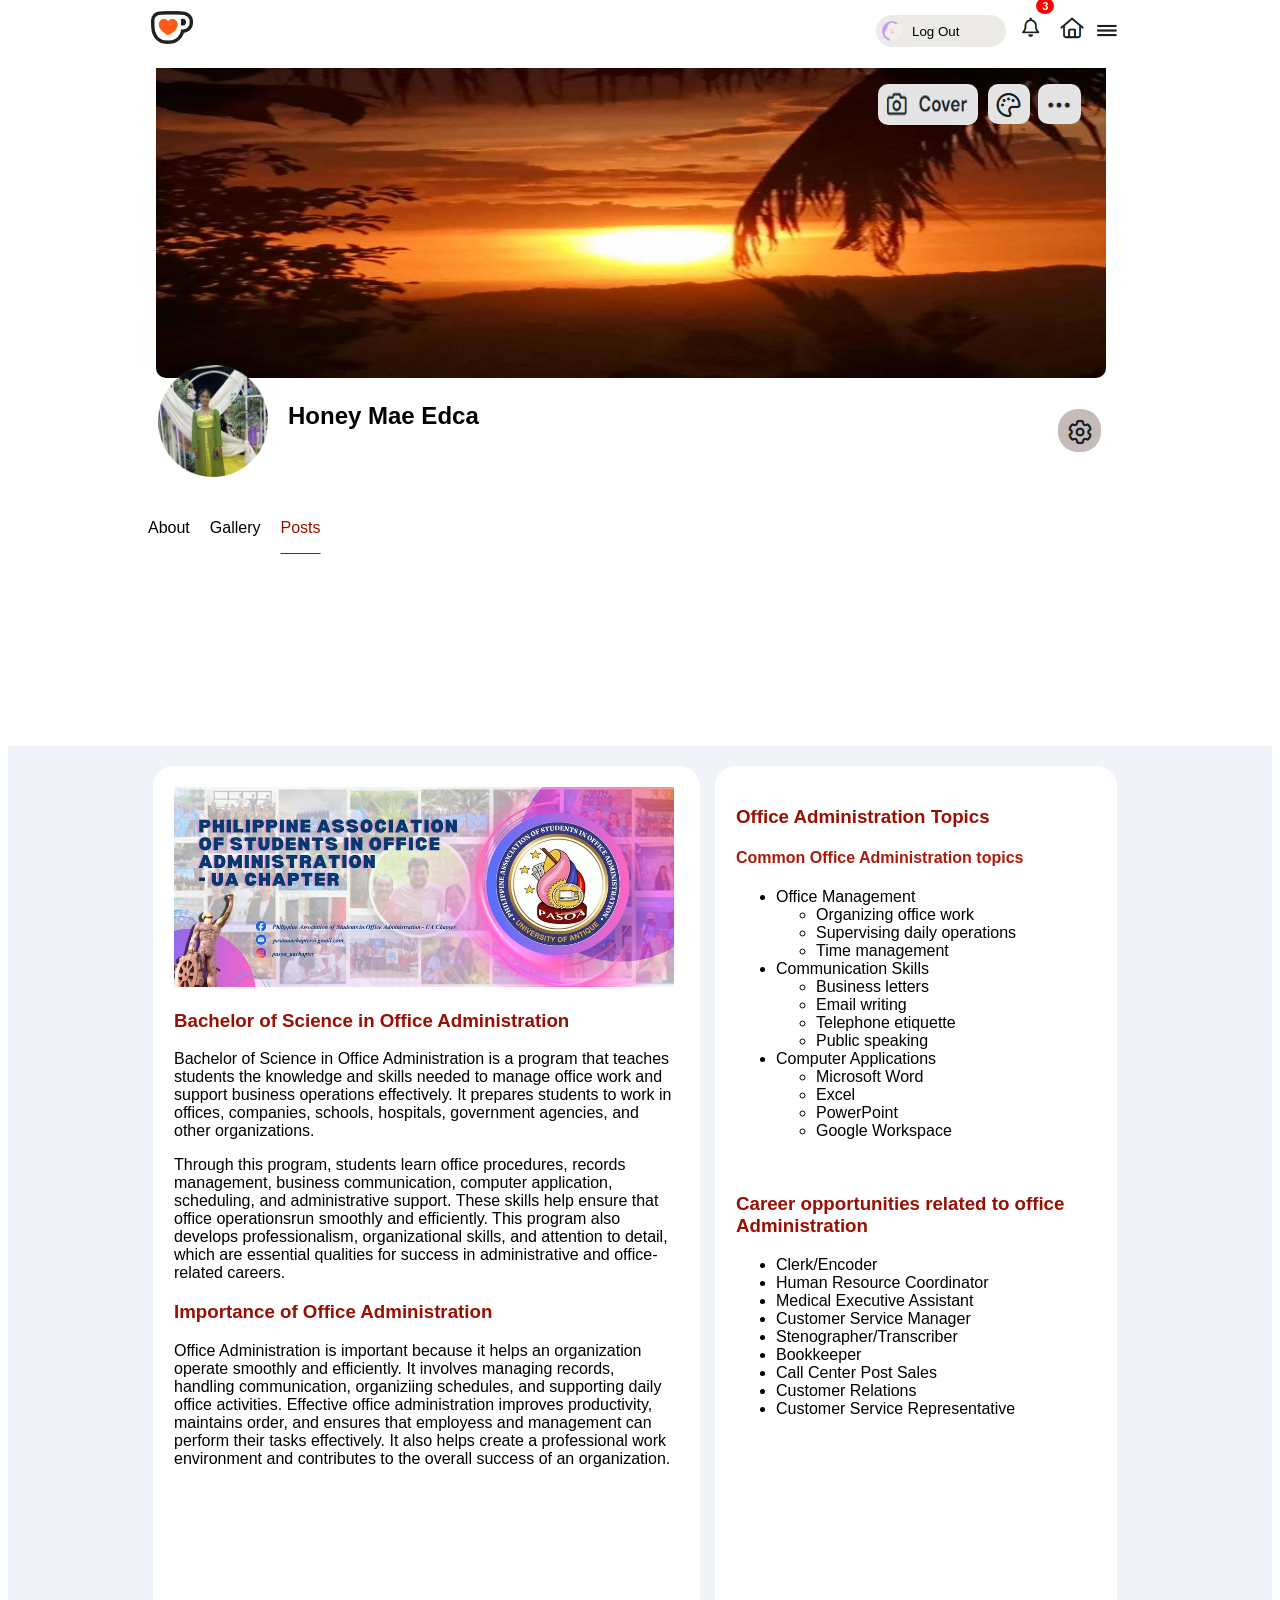
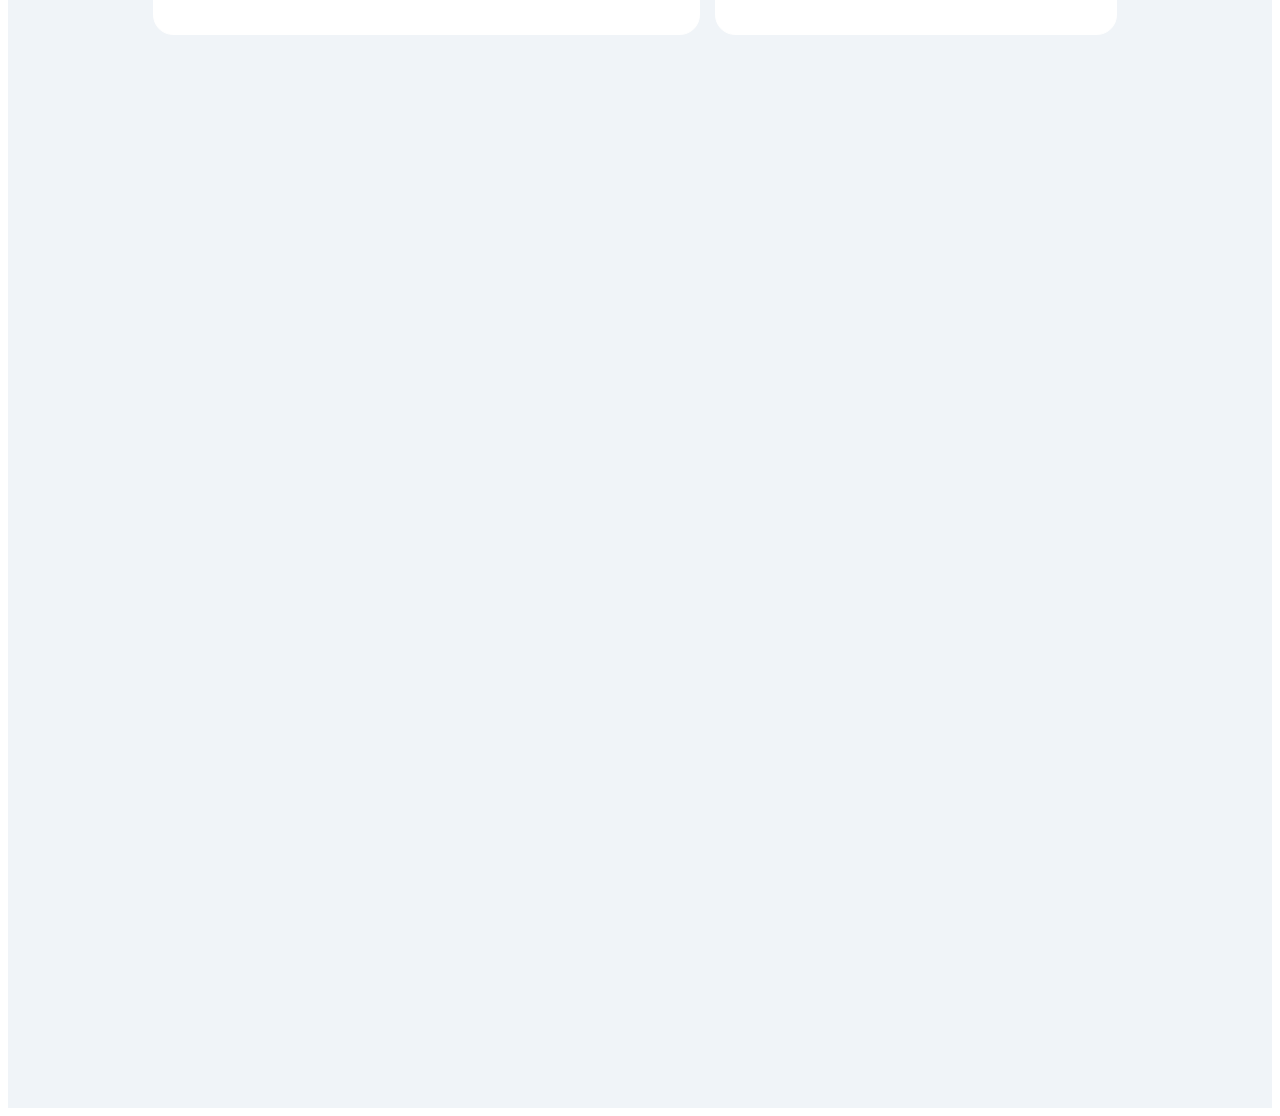
<file: Edca Post.html>
<!DOCTYPE html>
<html>
<head>
	<title>honeymaefedca's profile</title>
	<link href="Ko-fi Profile.png" type="image/png" rel="icon"/>
	<link href="Posts.css" text="text/css" rel="stylesheet"/>
<style>
	h3 {
		color: #990F02;
	}

	h4 {
		color: #A91B0D;
	}
</style>
</head>

<body>
<div class="navbar">

		<a href="profile.html"><img src="kofi_symbol.png" style="float: left; width: 48px; margin-left: 140px; margin-top: 8px;"></a>
 
		<button class="button-link" style="width: 130px; height: 32px;  display: inline-flex; align-items: center; gap: 10px"><img src="Ko-fi Profile.png" style="width: 20px;"><a href="index.html" style="text-decoration: none;">Log Out</a></button>
			<div class="notification-tab-container">
		 <button class="noti-bell-btn" id="notiBell"><img src="bell.png" style="margin-top: 12px; width: 30px"><span class="noti-badge" id="notiCount">3</span>
  		</button>
  			<div class="noti-dropdown" id="notiDropdown">
    		<div class="noti-header">Notifications</div>
    		<div class="noti-item unread">Ko-fi posted something new!</div>
    		<div class="noti-item unread">New login from Chrome.</div>
    		<div class="noti-item">Mary Grace Ofalla posted something new!</div>
    		<div class="noti-footer"><a href="#">View All</a></div>
  	</div>
	</div>
	<script>
	const bell = document.getElementById('notiBell');
	const dropdown = document.getElementById('notiDropdown');
	const count = document.getElementById('notiCount');

	bell.addEventListener('click', (e) => {
  	e.stopPropagation();
  	dropdown.classList.toggle('show');
  
  	count.style.display = 'none';
	});

	document.addEventListener('click', () => {
  	dropdown.classList.remove('show');
	});
	</script>

	<a href="Edca Profile.html"><img src="home.png" style="margin-top: 8px; width: 30px"></a>

	<img src="sidenav.png" style="margin-top: 8px; width: 30px">

	</div>

	<div class="split-background">
	<div class="top-section">
	<div class="maintop">
	<div class="cover">

		<img src="cover.png" class="imtip" style="margin-top: 76px; margin-left: 740px; width: 100px; height: 41px; cursor: pointer; border-radius: 10px;" >
		<img src="color.png" class="imtip" style="margin-top: 76px; margin-left: 850px; cursor: pointer; border-radius: 10px;">
		<img src="option.png" class="imtip" style="margin-top: 76px; margin-left: 900px; width: 43px; cursor: pointer; border-radius: 10px;">

		<img src="honeymaecover.jpg" style="width: 950px; height: 370px; border-radius: 10px; margin-left: 18px;">

	</div>
	<div class="profile">

		<img src="honeymae.png" class="imtip" style="width: 110px">
		<h2 style="margin-left: 150px;">Honey Mae Edca</h2>

		<img src="setting.png" class="imtip" style="margin-top: 30px; margin-left: 920px; border-radius: 20px; cursor: pointer;">

	</div>
	</div>
	<div class="tabs">

		<a href="Edca Profile.html" style="text-decoration: none;">About</a>
  		<a href="Edca Gallery.html" style="text-decoration: none;">Gallery</a>
  		<a href="Edca Post.html" style="color: #990F02;">Posts</a>

	</div>
	</div>

	<div class="bottom-section">
 	<div class="content">
  	<div class="box-container">
 	<div class="box-post" style=" background-color: #FFFFFF; padding: 20px; border: 1px solid #FFFFFF; flex: 1; border-radius: 20px; margin-top: 20px; margin-left: 100px; width: 505px;"> 
 		<img src="pasoacover.jpg" style=" width: 500px">

 		<h3>Bachelor of Science in Office Administration</h3>

 		<p>Bachelor of Science in Office Administration is a program that teaches students the knowledge and skills needed to manage office work and support business operations effectively. It prepares students to work in offices, companies, schools, hospitals, government agencies, and other organizations.</p> 

		<p>Through this program, students learn office procedures, records management, business communication, computer application, scheduling, and administrative support. These skills help ensure that office operationsrun smoothly and efficiently. This program also develops professionalism, organizational skills, and attention to detail, which are essential qualities for success in administrative and office-related careers.</p>

		<h3>Importance of Office Administration</h3>
   	
 		<p>Office Administration is important because it helps an organization operate smoothly and efficiently. It involves managing records, handling communication, organiziing schedules, and supporting daily office activities. Effective office administration improves productivity, maintains order, and ensures that employess and management can perform their tasks effectively. It also helps create a professional work environment and contributes to the overall success of an organization.</p>


 	</div>
 	<div class="column-container">
  	<div class="box" style="position: sticky; padding-bottom: 200px">
  	<h3>Office Administration Topics</h3>

		<h4>Common Office Administration topics</h4>

	<ul>
  	<li>Office Management</li>
  	<ul>
    <li>Organizing office work</li>
    <li>Supervising daily operations</li>
    <li>Time management</li>
	</ul>
  	<li>Communication Skills</li>
  	<ul>
    <li>Business letters</li>
    <li>Email writing</li>
    <li>Telephone etiquette</li>
    <li>Public speaking</li>
  	</ul>
  	<li>Computer Applications</li>
    <ul>
     <li>Microsoft Word</li>
     <li>Excel</li>
     <li>PowerPoint</li>
     <li>Google Workspace</li>
   	</ul>
   </ul>
   	<br>
	<h3>Career opportunities related to office Administration</h3>
  		<ul>
  		<li>Clerk/Encoder</li>
			<li>Human Resource Coordinator</li>
			<li>Medical Executive Assistant</li>
			<li>Customer Service Manager</li>	
  			<li>Stenographer/Transcriber</li>
  			<li>Bookkeeper</li>		
			<li>Call Center Post Sales</li>
			<li>Customer Relations</li>
			<li>Customer Service Representative</li>
  		</ul>

 	</div>
  	</div>
  	</div>
 	</div>
 	</div>
 	</div>
</body>
</html>
</file>
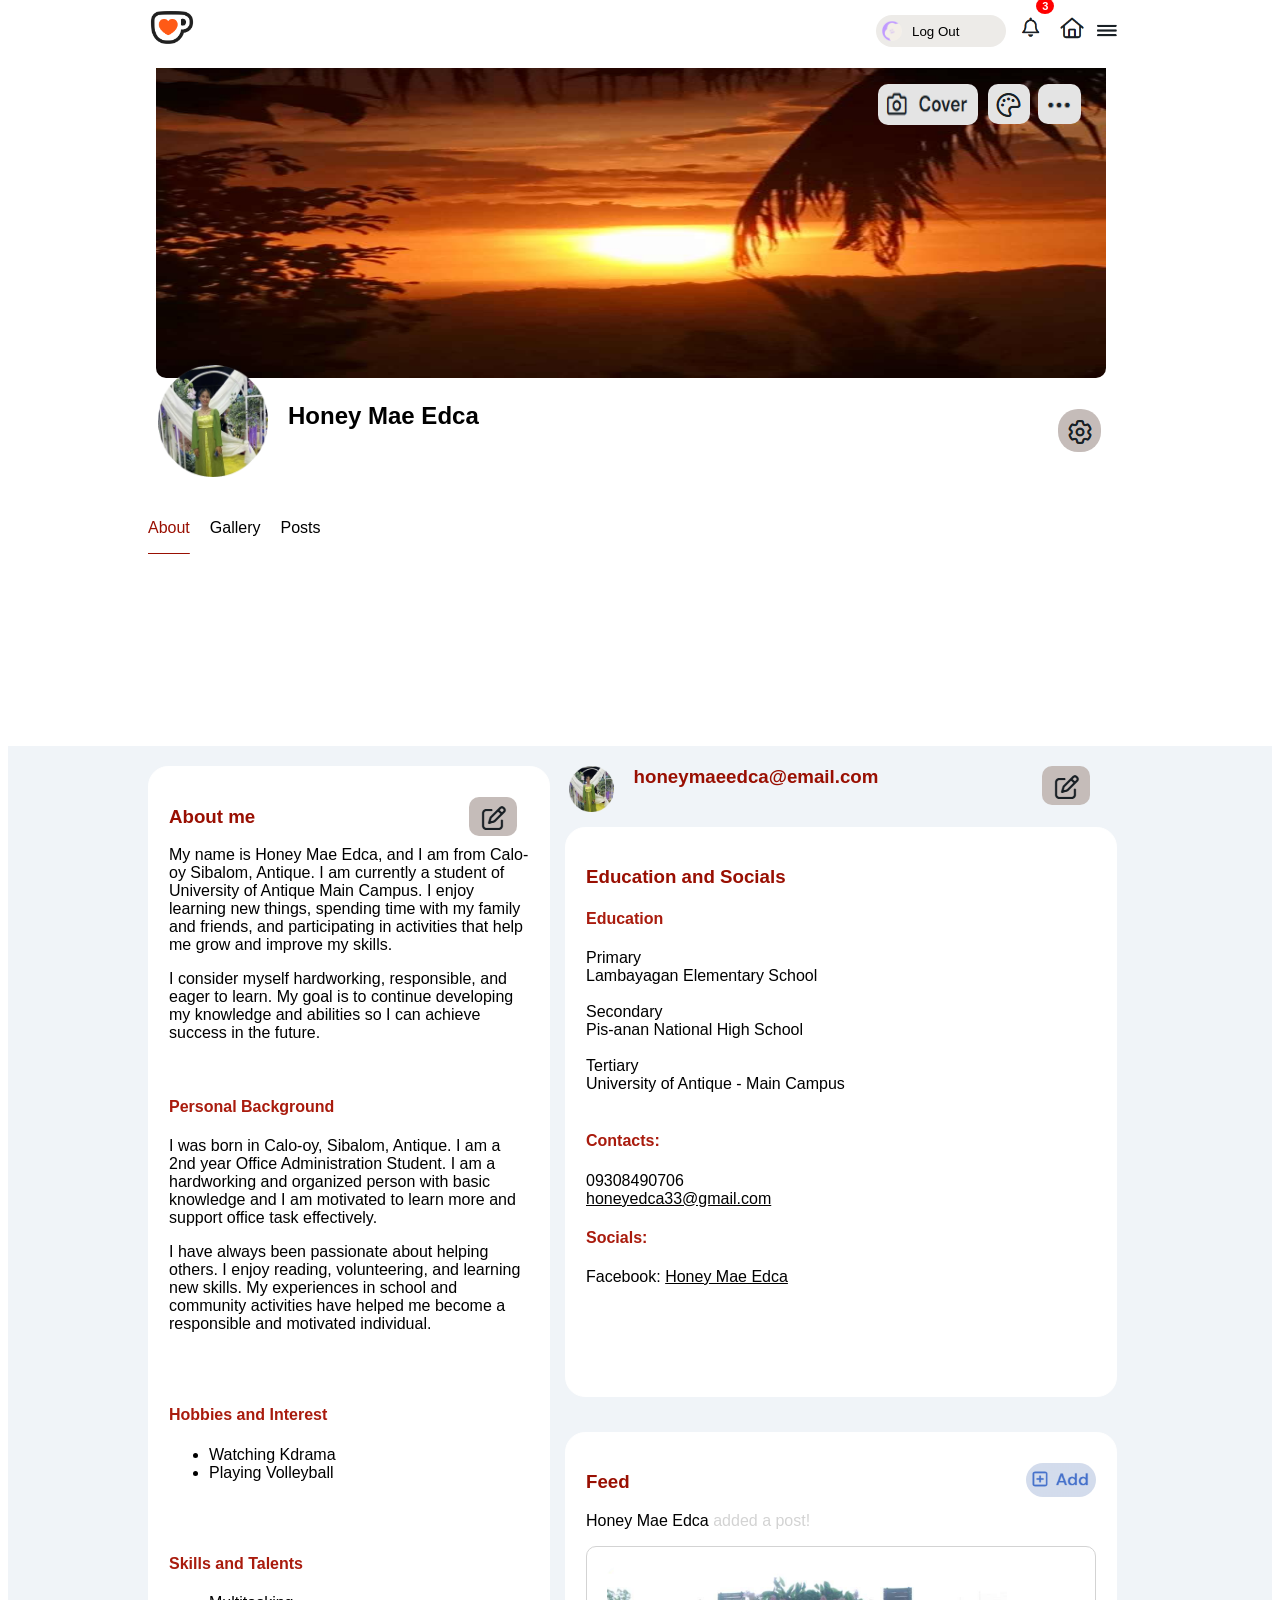
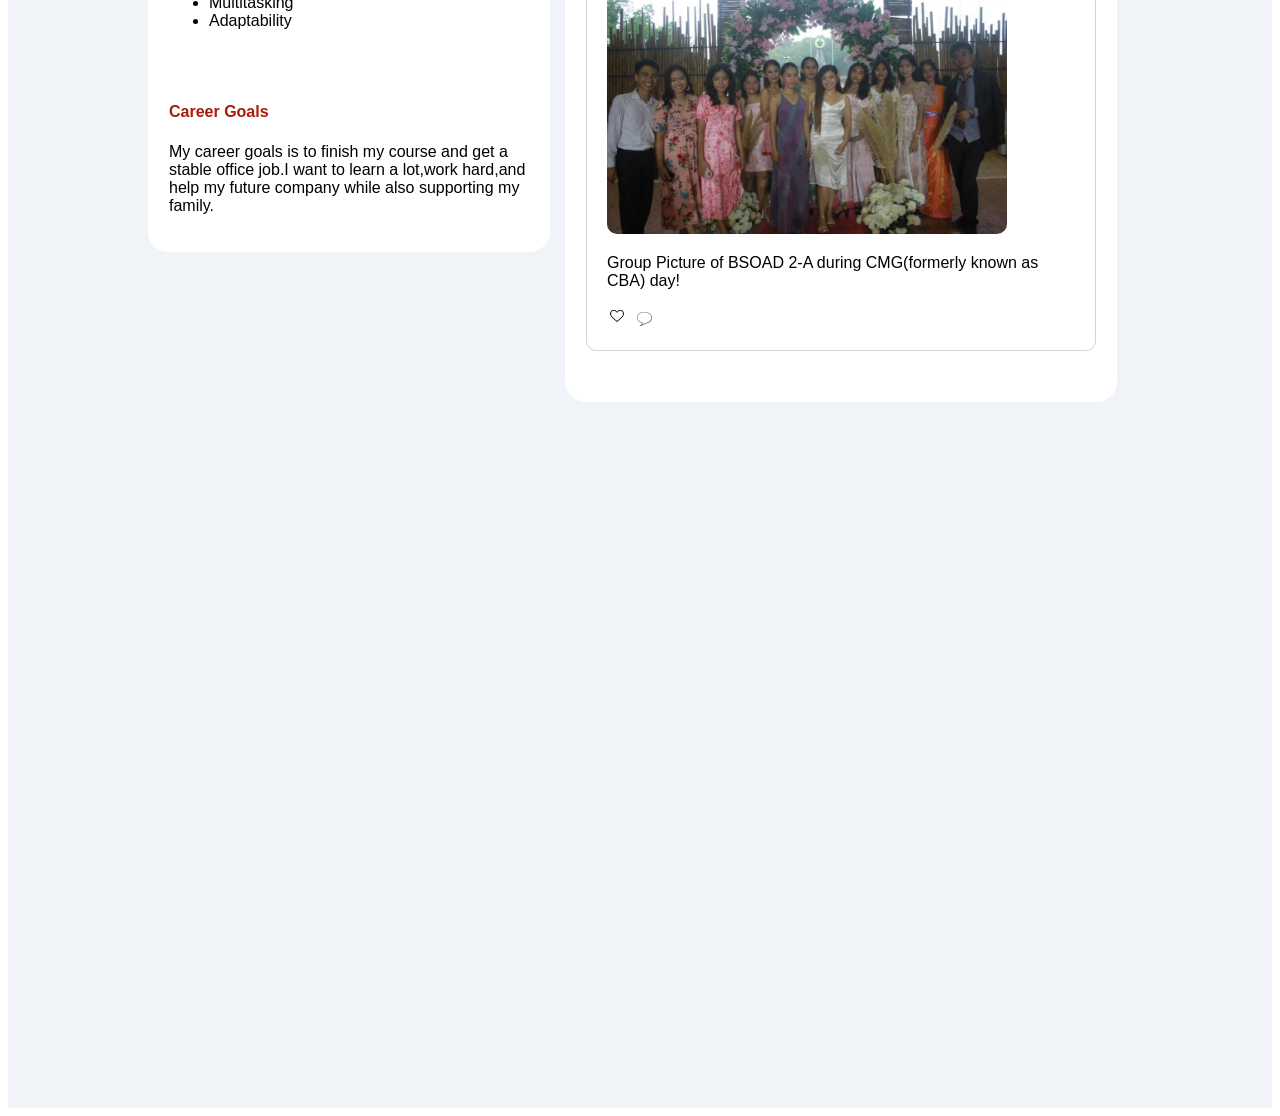
<file: Edca Profile.html>
<!DOCTYPE html>
<html>
<head>
	<title>honeymaefedca's profile</title>
	<link href="Ko-fi Profile.png" type="image/png" rel="icon"/>
	<link href="Profile.css" text="text/css" rel="stylesheet"/>
<style>
	h3 {
		color: #990F02;
	}

	h4 {
		color: #A91B0D;
	}
</style>
</head>

<body>
		<div class="navbar">	

		<a href="profile.html"><img src="kofi_symbol.png" style="float: left; width: 48px; margin-left: 140px; margin-top: 8px;"></a>

		<button class="button-link" style="width: 130px; height: 32px;  display: inline-flex; align-items: center; gap: 10px"><img src="Ko-fi Profile.png" style="width: 20px;"><a href="index.html" style="text-decoration: none;">Log Out</a></button>
			<div class="notification-tab-container">
		 <button class="noti-bell-btn" id="notiBell"><img src="bell.png" style="margin-top: 12px; width: 30px"><span class="noti-badge" id="notiCount">3</span>
  		</button>
  			<div class="noti-dropdown" id="notiDropdown">
    		<div class="noti-header">Notifications</div>
    		<div class="noti-item unread">Ko-fi posted something new!</div>
    		<div class="noti-item unread">New login from Chrome.</div>
    		<div class="noti-item">Mary Grace Ofalla posted something new!</div>
    		<div class="noti-footer"><a href="#">View All</a></div>
  	</div>
	</div>
	<script>
	const bell = document.getElementById('notiBell');
	const dropdown = document.getElementById('notiDropdown');
	const count = document.getElementById('notiCount');

	bell.addEventListener('click', (e) => {
  	e.stopPropagation();
  	dropdown.classList.toggle('show');
  
  	count.style.display = 'none';
	});

	document.addEventListener('click', () => {
  	dropdown.classList.remove('show');
	});
	</script>

	<a href="Edca Profile.html"><img src="home.png" style="margin-top: 8px; width: 30px"></a>

	<img src="sidenav.png" style="margin-top: 8px; width: 30px">

	</div>

	<div class="split-background">
	<div class="top-section">
	<div class="maintop">
	<div class="cover">

		<img src="cover.png" class="imtip" style="margin-top: 76px; margin-left: 740px; width: 100px; height: 41px; cursor: pointer; border-radius: 10px;" >
		<img src="color.png" class="imtip" style="margin-top: 76px; margin-left: 850px; cursor: pointer; border-radius: 10px;">
		<img src="option.png" class="imtip" style="margin-top: 76px; margin-left: 900px; width: 43px; cursor: pointer; border-radius: 10px;">

		<img src="honeymaecover.jpg" style="width: 950px; height: 370px; border-radius: 10px; margin-left: 18px;">

	</div>
	<div class="profile">

		<img src="honeymae.png" class="imtip" style="width: 110px">
		<h2 style="margin-left: 150px;">Honey Mae Edca</h2>

		<img src="setting.png" class="imtip" style="margin-top: 30px; margin-left: 920px; border-radius: 20px; cursor: pointer;">

	</div>
	</div>
	<div class="tabs">

		<a href="Edca Profile.html" style="color: #990F02;">About</a>
  		<a href="Edca Gallery.html" style="text-decoration: none;">Gallery</a>
  		<a href="Edca Post.html" style="text-decoration: none;">Posts</a>

	</div>
	</div>

	<div class="bottom-section">
 	<div class="content">
  	<div class="box-container">
 	<div class="box-about">

 		<img src="edit.png" class="imtip" style="margin-left: 300px; border-radius: 10px; cursor: pointer;" >


 		<h3>About me</h3> 

 		<p>My name is Honey Mae Edca, and I am from Calo-oy Sibalom, Antique. I am currently a student of University of Antique Main Campus. I enjoy learning new things, spending time with my family and friends, and participating in activities that help me grow and improve my skills.</p>
		<p>I consider myself hardworking, responsible, and eager to learn. My goal is to continue developing my knowledge and abilities so I can achieve success in the future.</p>
 		<br>

 		<h4>Personal Background</h4>
  	<p>I was born in Calo-oy, Sibalom, Antique. I am a 2nd year Office Administration Student. I am a hardworking and organized person with basic knowledge and I am motivated to learn more and support office task effectively.</p>
  	<p>I have always been passionate about helping others. I enjoy reading, volunteering, and learning new skills. My experiences in school and community activities have helped me become a responsible and motivated individual.</p>
  	<br><br>
  	<h4>Hobbies and Interest</h4>
  	<ul>
  	<li>Watching Kdrama</li>
  	<li>Playing Volleyball</li>
  	</ul>
  	<br><br>
  	<h4>Skills and Talents</h4>
  	<ul>
  	<li>Multitasking</li>
  	<li>Adaptability</li>
  	</ul>
  	<br><br>
  	<h4>Career Goals</h4>
  	<p>My career goals is to finish my course and get a stable office job.I want to learn a lot,work hard,and help my future company while also supporting my family.</p>

 	</div>
 	<div class="column-container">

 	<img src="edit.png" class="imtip" style="margin-left: 450px; border-radius: 10px; cursor: pointer; margin-top: 20px;" >

 	<img src="honeymae.png" class="imtip" style="width: 45px; margin-right: 520px; margin-top: 20px; "><h3 style="margin-right: 170px; margin-top: 20px;">honeymaeedca@email.com</h3>

  	<div class="box" style="margin-top: 5px">

  		<h3>Education and Socials</h3>

  		<p>
  		<h4>Education</h4>
  		Primary
  		<br>
  		Lambayagan Elementary School
			<br><br>
			Secondary
  		<br>
  		Pis-anan National High School
  		<br><br>
  		Tertiary
  		<br>
  		University of Antique - Main Campus
  		<br><br>
  		<h4>Contacts:</h4>
			09308490706
  		<br>
  		<a href="mailto:honeyedca33@gmail.com">honeyedca33@gmail.com</a></p>
  		<h4>Socials:</h4>
			Facebook: <a href="https://www.facebook.com/honeymae.edca">Honey Mae Edca</a>
		<br>

  	</div>
  	<div class="box">

  		<img src="add.png" class="imtip" style="border-radius: 30px; width: 70px; margin-left: 440px; cursor: pointer;"> 

  		<h3>Feed</h3>

  		<p>Honey Mae Edca <span style="color: lightgray;">added a post!</span></p>
  		<div class="post">
  			<img src="honeymaepost.jpg" style="width: 400px; border-radius: 10px;">
  			<p>Group Picture of BSOAD 2-A during CMG(formerly known as CBA) day!</p>
  		<img src="heart.png" style="width: 20px; padding-right: 10px"><img src="message.png" style="width: 15px">
  		</div>

  		
  	</div>
  	</div>
 	</div>
 	</div>
	</div>
	</div>
</body>
</html>
</file>
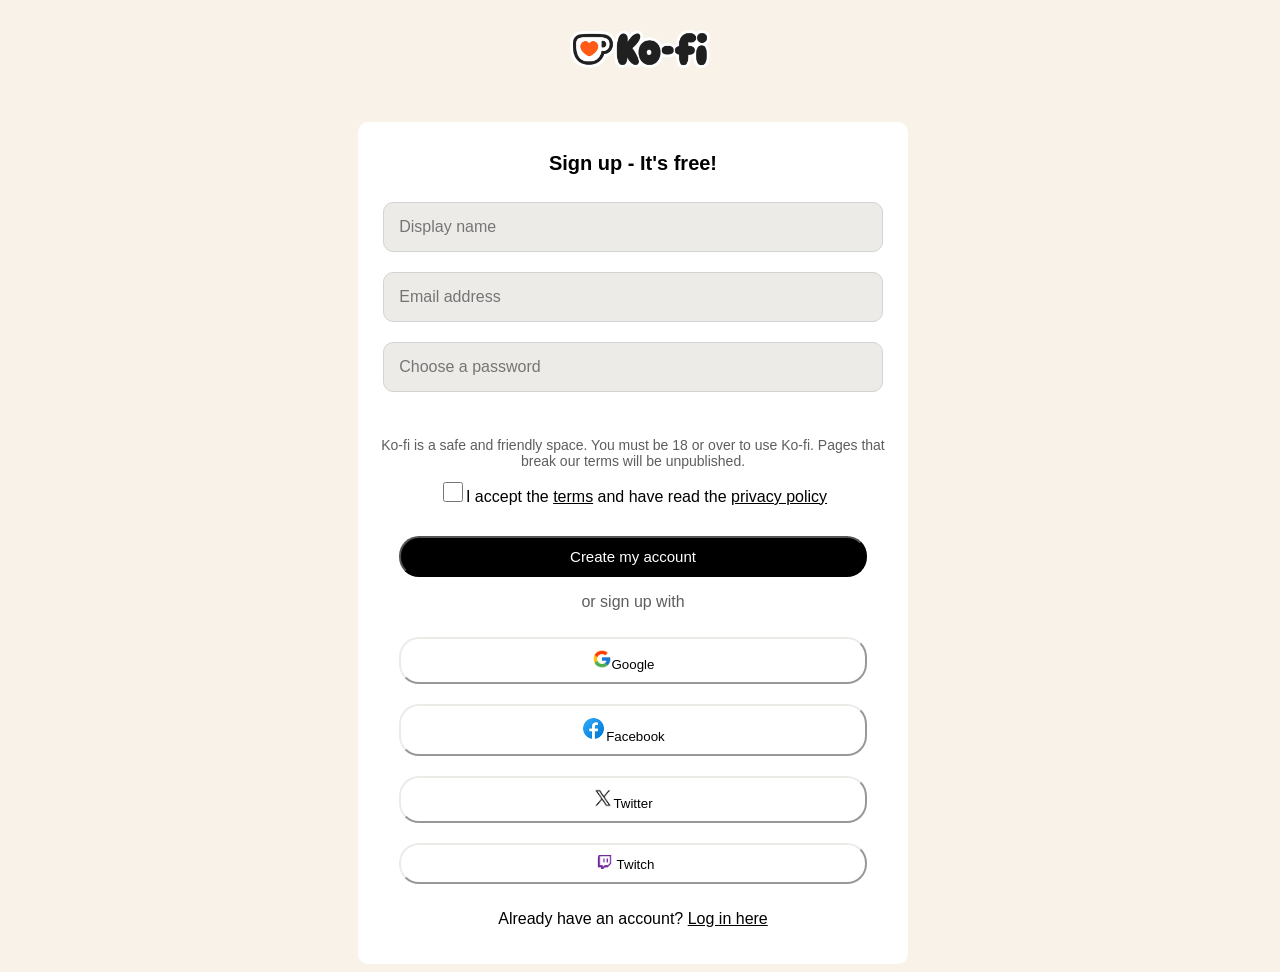
<file: Ko-fi Sign Up.html>
<!DOCTYPE html>
<html>
<head>
	<title>Sign Up to Ko-fi</title>
	<link href="kofi_symbol.png" type="image/png" rel="icon"/>
	<link href="Ko-fi Sign Up.Css" text="text/css" rel="stylesheet"/>
</head>

<body>
	<div style="text-align: center; margin-top: 30px">
	<img src="kofi_logo.png" alt="kofi_logo" style=" width: 140px; length: 50px">
</div>
	<div style="background-color: white; width: 550px; length: 600px" class="container">
		<h2 style="padding-top: 30px; font-size: 20px">Sign up - It's free!</h2>
<form>
<input type="text" placeholder="Display name" name="Displayname" required/>
<input type="text" placeholder="Email address" name="Emailaddress" required/>
<input type="password" placeholder="Choose a password" name="Password" required/>

<p style="margin: 10px; padding-top: 25px; font-size: 14px; color: #5E5E5E;">Ko-fi is a safe and friendly space. You must be 18 or over to use Ko-fi. Pages that break our terms will be unpublished.</p>

<input type="checkbox" class="checkbox-round" name="agreement" value="agreement" required/>I accept the <a href=>terms</a> and have read the <a href=>privacy policy</a>

<button type="submit" class="signup-btn">Create my account</button>
</form>
	<p style="color: #5E5E5E">or sign up with</p>

<a href="https://google.com/" style="text-decoration: none;"><button style=""class="button-link"><img src="google.png" style="width: 20px; length: 20px">Google</button></a><br>
<a href="https://Facebook.com/" style="text-decoration: none;"><button class="button-link" ><img src="facebook.png" style="width: 25px; length: 25px">Facebook</button></a><br>
<a href="https://twitter.com/" style="text-decoration: none;"><button class="button-link"><img src="Twitter-X-Logo.png" style="width: 20px; length: 20px">Twitter</button></a><br>
<a href="https://twitch.tv/" style="text-decoration: none;"><button class="button-link"><img src="twitch.png" style="width: 25px; length: 25px">Twitch</button></a><br>
<p>Already have an account? <a href="index.html">Log in here</a></p>
</div>
	

</body>
</html>
</file>
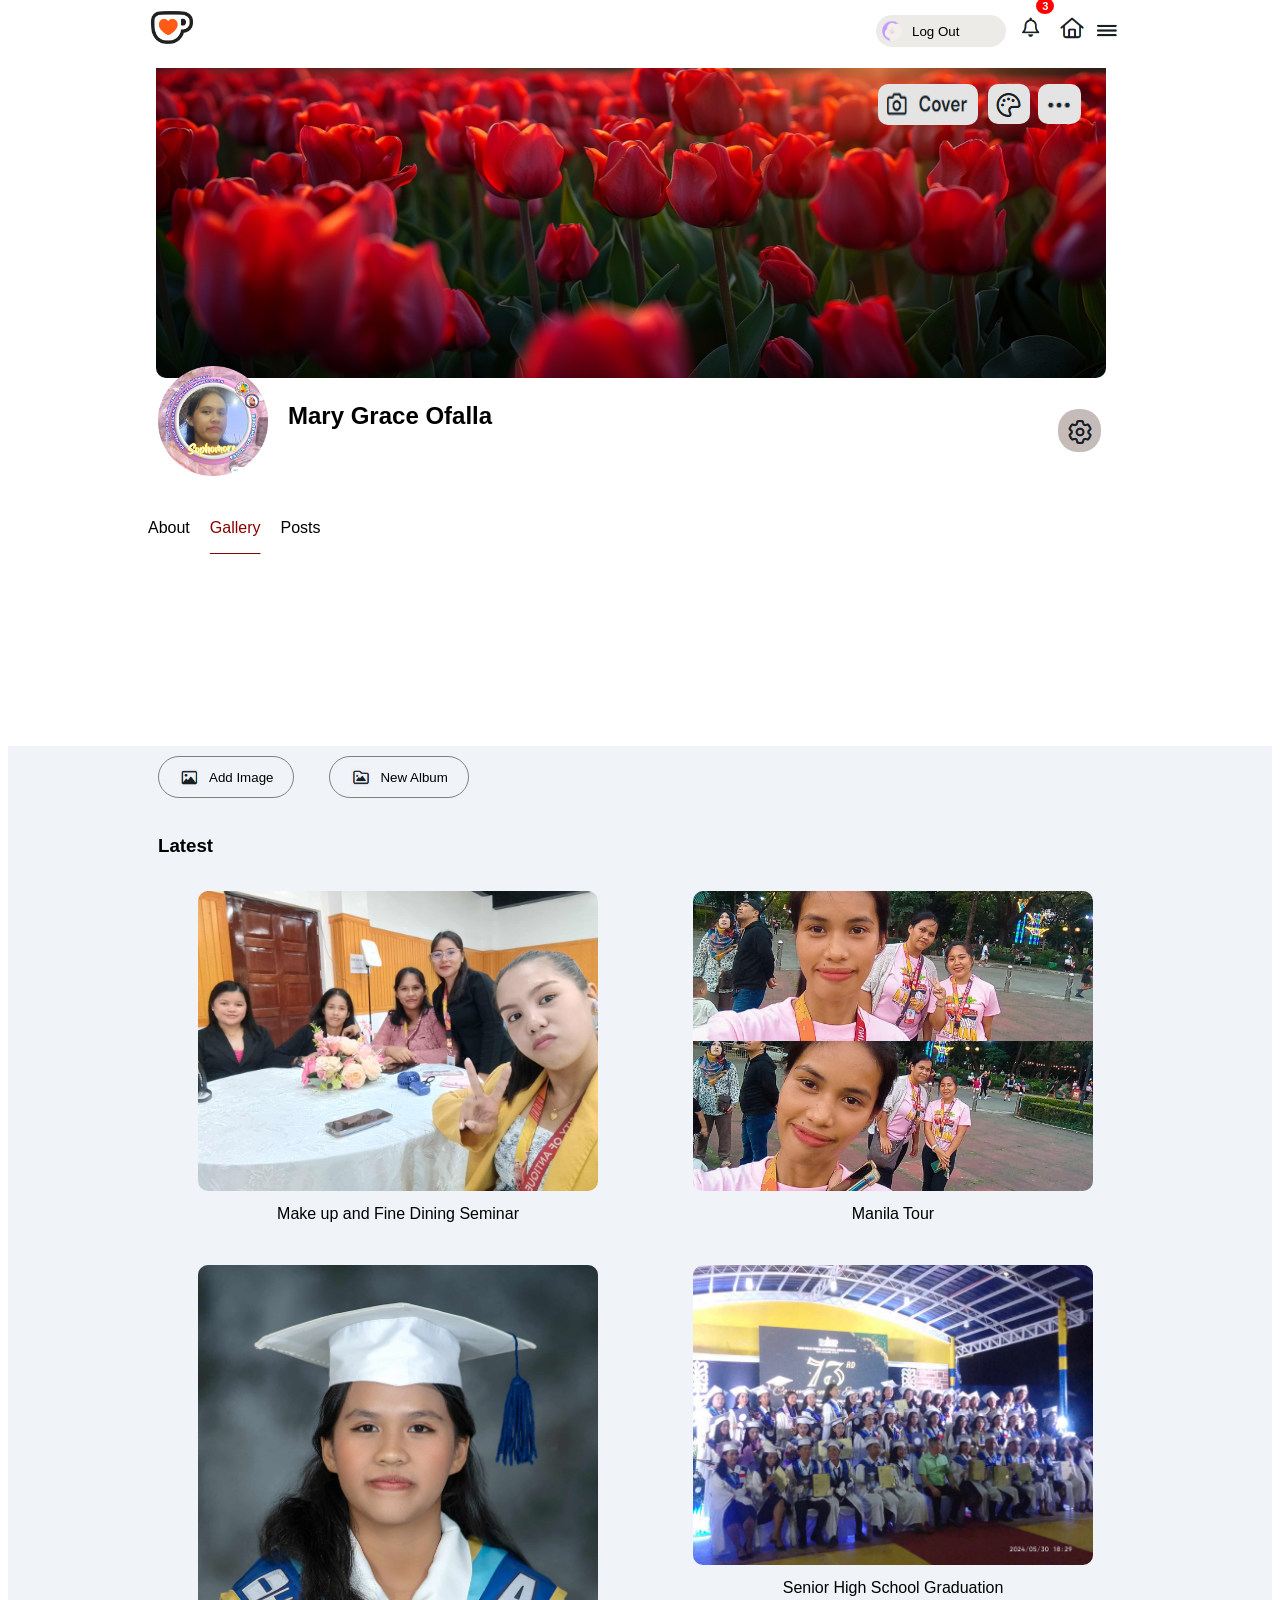
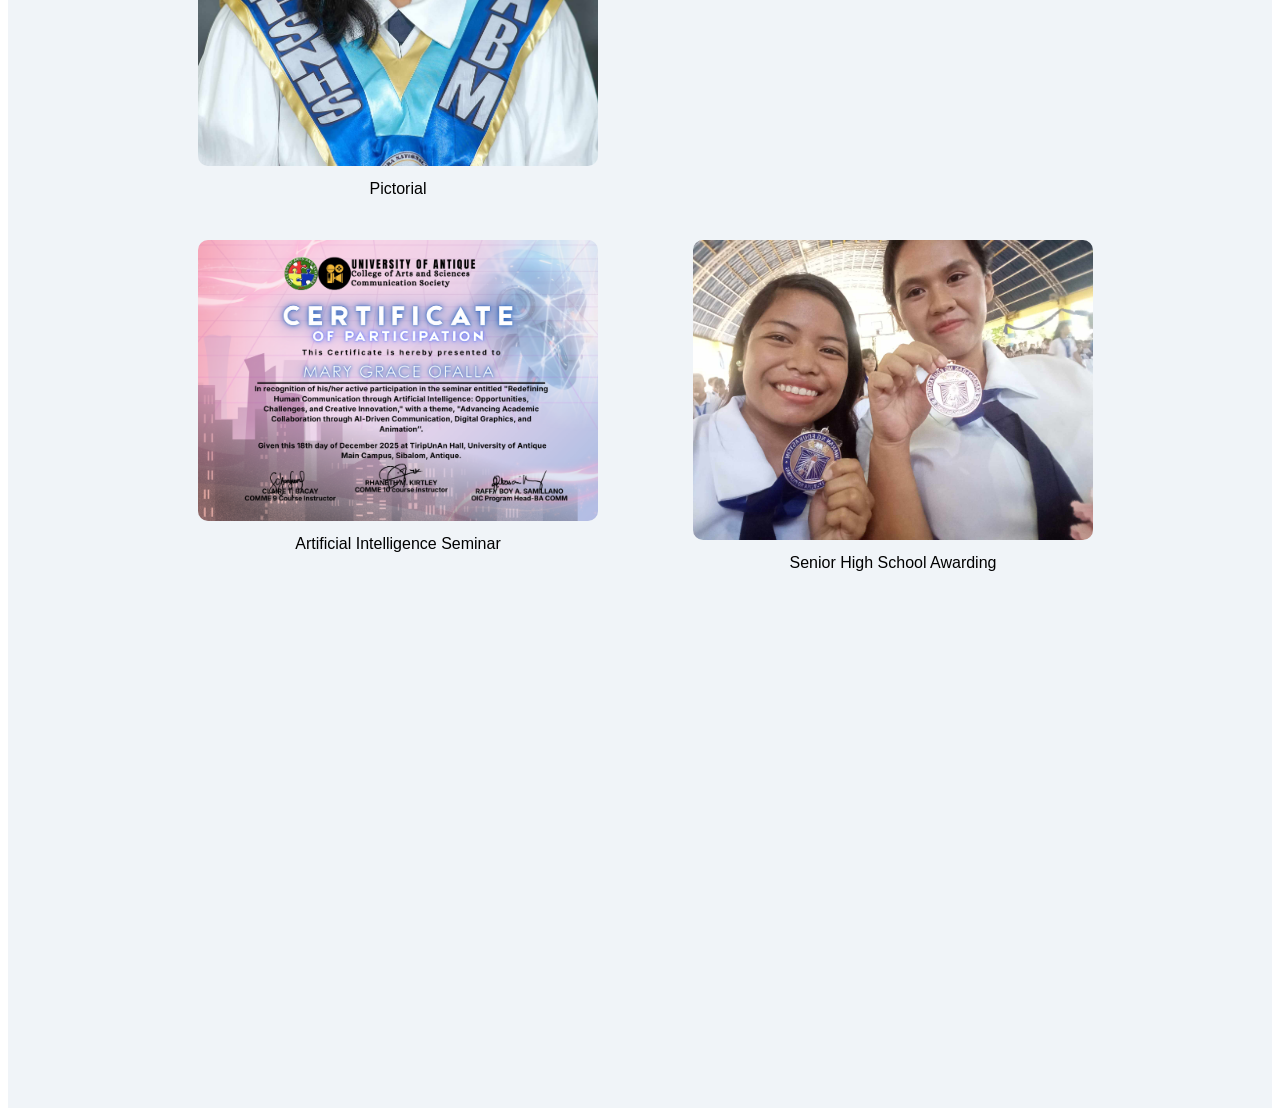
<file: Ofalla Gallery.html>
<!DOCTYPE html>
<html>
<head>
	<title>marygracesofalla's profile</title>
	<link href="Ko-fi Profile.png" type="image/png" rel="icon"/>
	<link href="Gallery.css" text="text/css" rel="stylesheet"/>
</head>

<body>
	<div class="navbar">

		<a href="profile.html"><img src="kofi_symbol.png" style="float: left; width: 48px; margin-left: 140px; margin-top: 8px;"></a>

		<button class="button-link" style="width: 130px; height: 32px;  display: inline-flex; align-items: center; gap: 10px"><img src="Ko-fi Profile.png" style="width: 20px;"><a href="index.html" style="text-decoration: none;">Log Out</a></button>
			<div class="notification-tab-container">
		 <button class="noti-bell-btn" id="notiBell"><img src="bell.png" style="margin-top: 12px; width: 30px"><span class="noti-badge" id="notiCount">3</span>
  		</button>
  			<div class="noti-dropdown" id="notiDropdown">
    		<div class="noti-header">Notifications</div>
    		<div class="noti-item unread">Ko-fi posted something new!</div>
    		<div class="noti-item unread">New login from Chrome.</div>
    		<div class="noti-item">Password changed successfully.</div>
    		<div class="noti-footer"><a href="#">View All</a></div>
  	</div>
	</div>
	<script>
	const bell = document.getElementById('notiBell');
	const dropdown = document.getElementById('notiDropdown');
	const count = document.getElementById('notiCount');

	bell.addEventListener('click', (e) => {
  	e.stopPropagation();
  	dropdown.classList.toggle('show');
  
  	count.style.display = 'none';
	});

	document.addEventListener('click', () => {
  	dropdown.classList.remove('show');
	});
	</script>

	<a href="Ofalla Profile.html"><img src="home.png" style="margin-top: 8px; width: 30px"></a>

	<img src="sidenav.png" style="margin-top: 8px; width: 30px">

	</div>

	<div class="split-background">
	<div class="top-section">
	<div class="maintop">
	<div class="cover">

		<img src="cover.png" class="imtip" style="margin-top: 76px; margin-left: 740px; width: 100px; height: 41px; cursor: pointer; border-radius: 10px;" >
		<img src="color.png" class="imtip" style="margin-top: 76px; margin-left: 850px; cursor: pointer; border-radius: 10px;">
		<img src="option.png" class="imtip" style="margin-top: 76px; margin-left: 900px; width: 43px; cursor: pointer; border-radius: 10px;">

		<img src="marygracecover.png" style="width: 950px; height: 370px; border-radius: 10px; margin-left: 18px;">

	</div>
	<div class="profile">

		<img src="marygrace.png" class="imtip" style="width: 110px">
		<h2 style="margin-left: 150px;">Mary Grace Ofalla</h2>

		<img src="setting.png" class="imtip" style="margin-top: 30px; margin-left: 920px; border-radius: 20px; cursor: pointer;">

	</div>
	</div>
	<div class="tabs">

		<a href="Ofalla Profile.html" style="text-decoration: none;">About</a>
  		<a href="Ofalla Gallery.html" style="color: darkred;">Gallery</a>
  		<a href="Ofalla Post.html" style="text-decoration: none;">Posts</a>

	</div>
	</div>

	<div class="bottom-section">
 	<div class="content">
  	<div class="box-container">
 			
 			<button class="button-link" style="margin-left: 150px; margin-top: 10px; padding: 10px; padding-left: 20px; padding-right: 20px;  border-radius: 30px; background-color: #F0F4F8; border: 1px solid gray; cursor: pointer; display: inline-flex; align-items: center; gap: 10px"><img src="picture.png" style="width: 20px;">Add Image</button>
 			<button class="button-link" style="margin-left: 20px; margin-top: 10px;padding: 10px; padding-left: 20px; padding-right: 20px; border-radius: 30px; background-color: #F0F4F8; border: 1px solid gray;cursor: pointer; display: inline-flex; align-items: center; gap: 10px; display: inline-flex; align-items: center; gap: 10px"><img src="album.png" style="width: 20px; ">New Album</button>
  
 	</div>
 	<br>
 		<div class="box-container" style="margin-left: 150px">
 		<div class="Gallery-head">
 			<h3>Latest</h3>
 		</div>
 		</div>
 		<div class="box-container" style="margin-left: 150px">
 		<div class="Gallery">
 			<div class="box-container">
 			 <figure class="image-card"><img src="ofallaimage1.jpg" style="width: 400px; border-radius: 10px;"><figcaption>Make up and Fine Dining Seminar</figcaption></figure>
 			<figure class="image-card"><img src="ofallaimage2.jpg" style="width: 400px; border-radius: 10px;"><figcaption>Manila Tour</figcaption></figure>
 		</div>
			<div class="box-container">
 			<figure class="image-card"><img src="ofallaimage3.jpg" style="width: 400px; border-radius: 10px;"><figcaption>Pictorial</figcaption></figure>

 			<figure class="image-card"><img src="ofallaimage4.jpg" style="width: 400px; border-radius: 10px;"><figcaption>Senior High School Graduation</figcaption></figure>
 		</div>
			<div class="box-container">
 			<figure class="image-card"><img src="ofallaimage5.png" style="width: 400px; border-radius: 10px;"><figcaption>Artificial Intelligence Seminar</figcaption></figure>

 			<figure class="image-card"><img src="ofallaimage6.jpg" style="width: 400px; border-radius: 10px;"><figcaption>Senior High School Awarding</figcaption></figure>
 		</div>

 	</div>
 	</div>
 	</div>
	</div>
	</div>
</body>
</html>
</file>
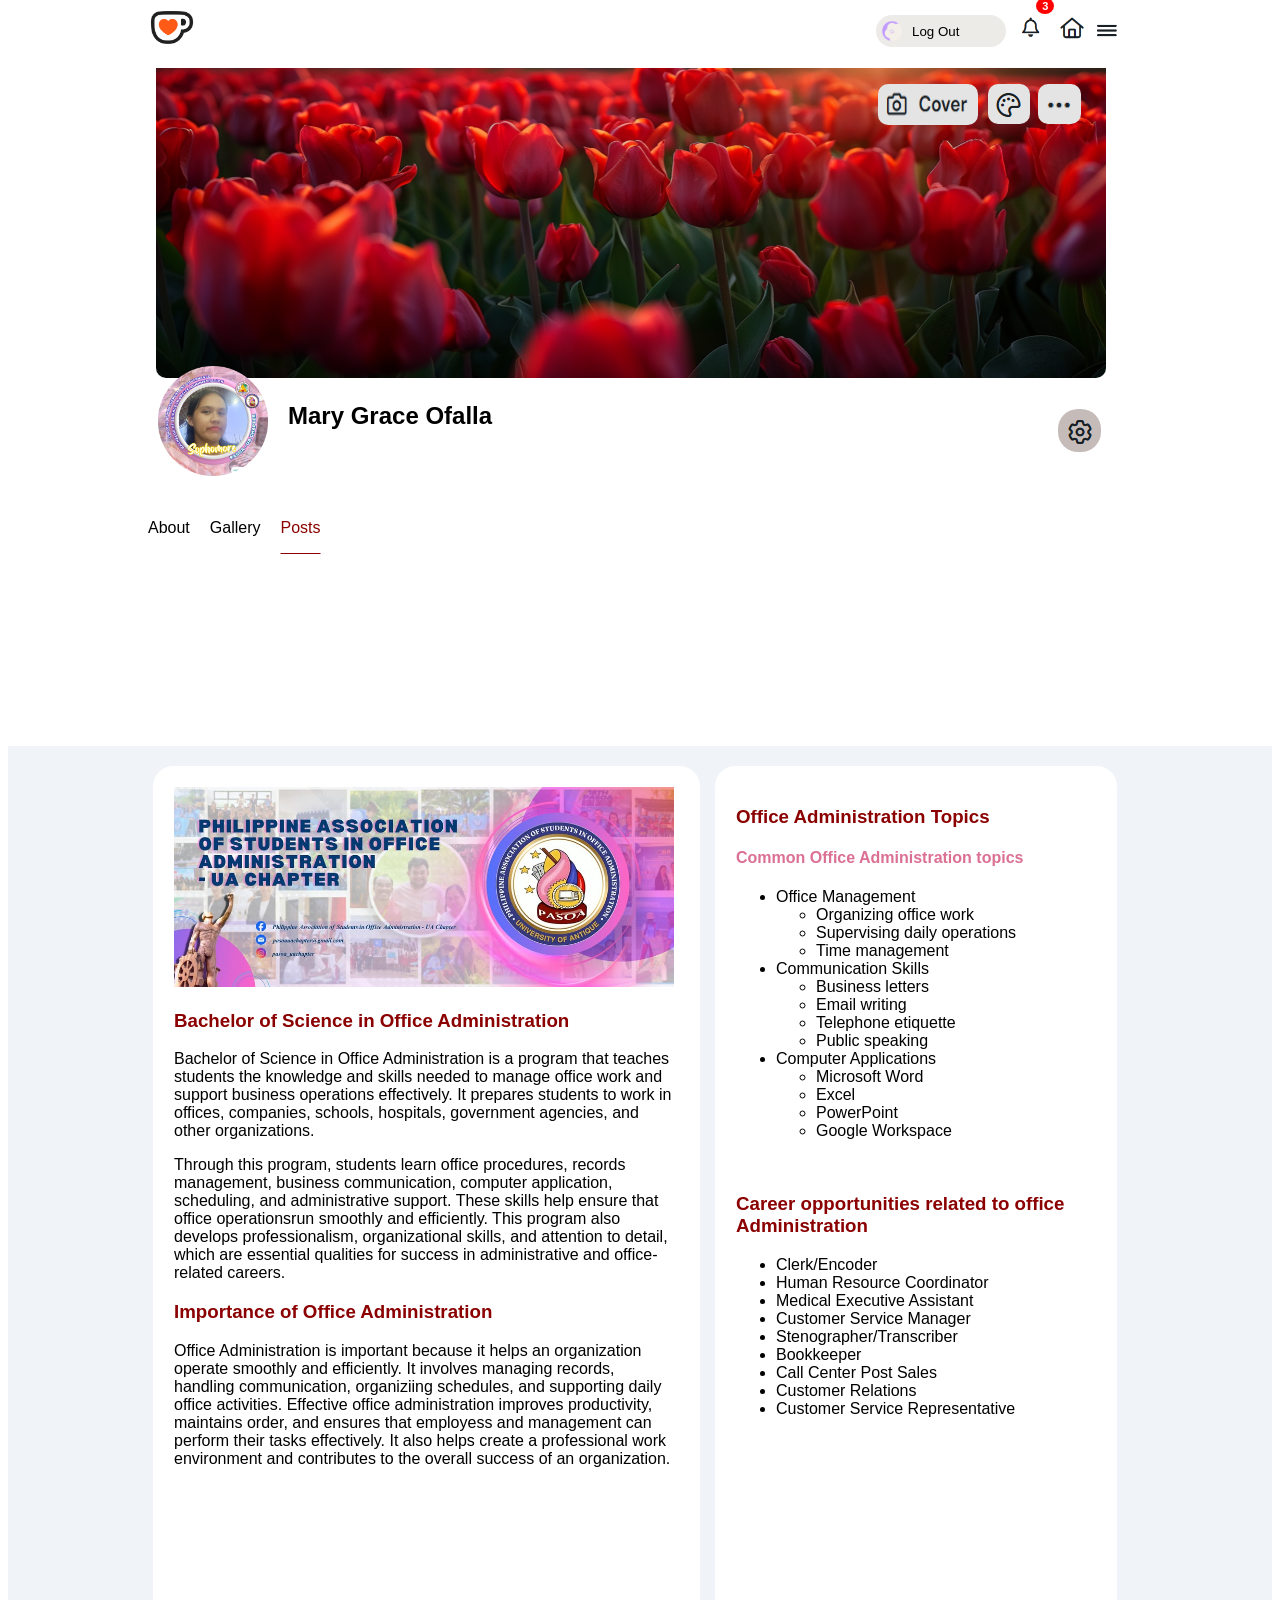
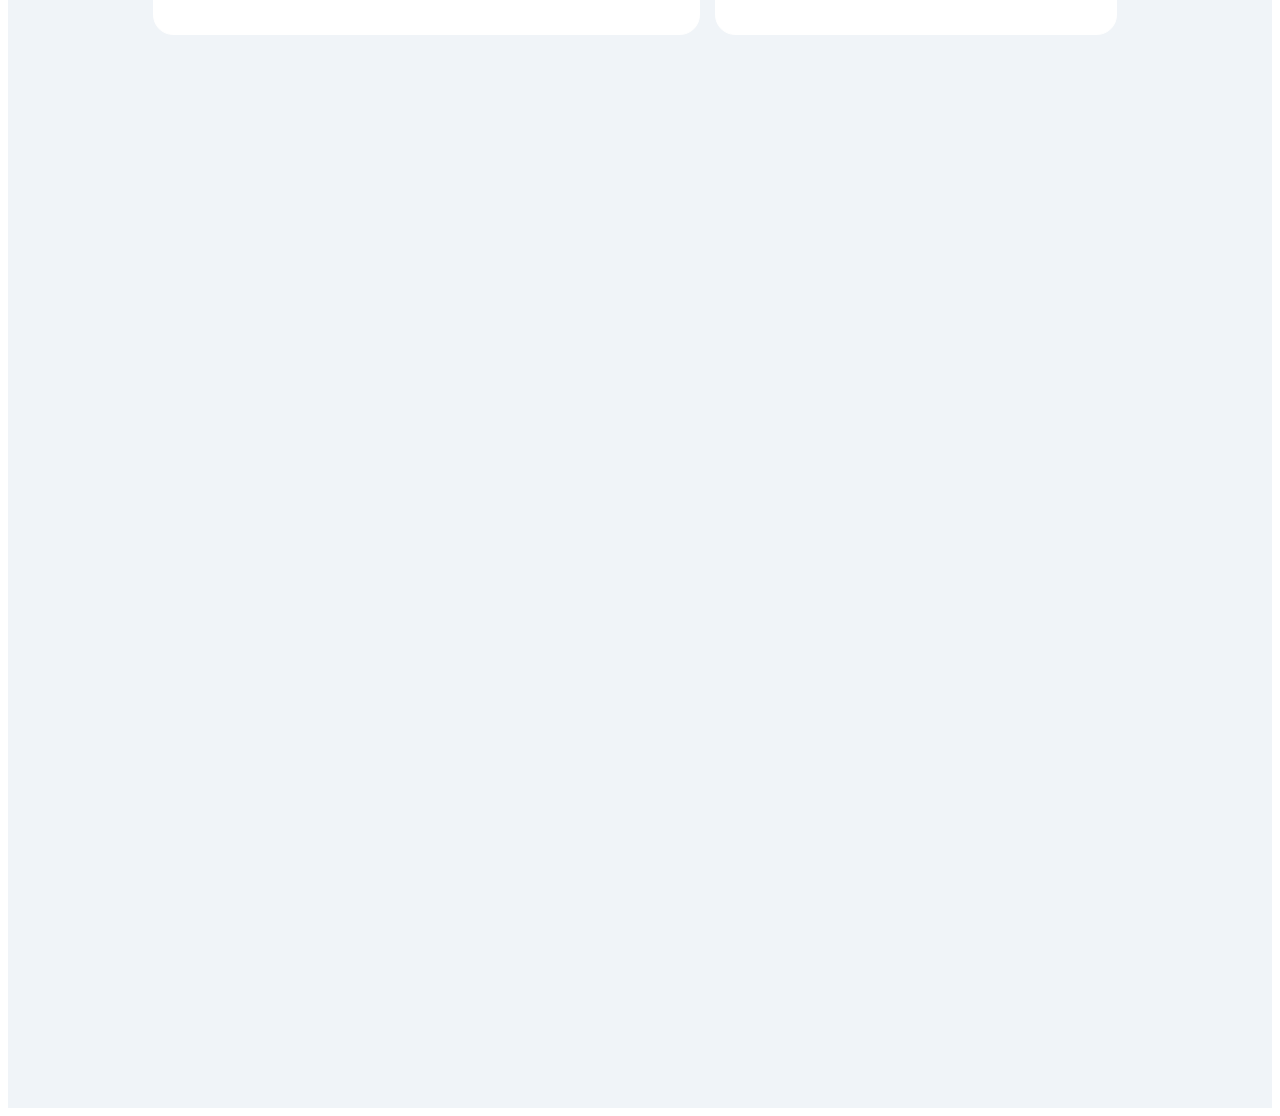
<file: Ofalla Post.html>
<!DOCTYPE html>
<html>
<head>
	<title>marygracesofalla's profile</title>
	<link href="Ko-fi Profile.png" type="image/png" rel="icon"/>
	<link href="Posts.css" text="text/css" rel="stylesheet"/>
<style>
	h3 {
		color: darkred;
	}

	h4 {
		color: palevioletred;
	}
</style>
</head>

<body>
	<div class="navbar">

		<a href="profile.html"><img src="kofi_symbol.png" style="float: left; width: 48px; margin-left: 140px; margin-top: 8px;"></a>

		<button class="button-link" style="width: 130px; height: 32px;  display: inline-flex; align-items: center; gap: 10px"><img src="Ko-fi Profile.png" style="width: 20px;"><a href="index.html" style="text-decoration: none;">Log Out</a></button>
			<div class="notification-tab-container">
		 <button class="noti-bell-btn" id="notiBell"><img src="bell.png" style="margin-top: 12px; width: 30px"><span class="noti-badge" id="notiCount">3</span>
  		</button>
  			<div class="noti-dropdown" id="notiDropdown">
    		<div class="noti-header">Notifications</div>
    		<div class="noti-item unread">Ko-fi posted something new!</div>
    		<div class="noti-item unread">New login from Chrome.</div>
    		<div class="noti-item">Password changed successfully.</div>
    		<div class="noti-footer"><a href="#">View All</a></div>
  	</div>
	</div>
	<script>
	const bell = document.getElementById('notiBell');
	const dropdown = document.getElementById('notiDropdown');
	const count = document.getElementById('notiCount');

	bell.addEventListener('click', (e) => {
  	e.stopPropagation();
  	dropdown.classList.toggle('show');
  
  	count.style.display = 'none';
	});

	document.addEventListener('click', () => {
  	dropdown.classList.remove('show');
	});
	</script>

	<a href="Ofalla Profile.html"><img src="home.png" style="margin-top: 8px; width: 30px"></a>

	<img src="sidenav.png" style="margin-top: 8px; width: 30px">

	</div>
	<div class="split-background">
	<div class="top-section">
	<div class="maintop">
	<div class="cover">

		<img src="cover.png" class="imtip" style="margin-top: 76px; margin-left: 740px; width: 100px; height: 41px; cursor: pointer; border-radius: 10px;" >
		<img src="color.png" class="imtip" style="margin-top: 76px; margin-left: 850px; cursor: pointer; border-radius: 10px;">
		<img src="option.png" class="imtip" style="margin-top: 76px; margin-left: 900px; width: 43px; cursor: pointer; border-radius: 10px;">

		<img src="marygracecover.png" style="width: 950px; height: 370px; border-radius: 10px; margin-left: 18px;">

	</div>
	<div class="profile">

		<img src="marygrace.png" class="imtip" style="width: 110px">
		<h2 style="margin-left: 150px;">Mary Grace Ofalla</h2>

		<img src="setting.png" class="imtip" style="margin-top: 30px; margin-left: 920px; border-radius: 20px; cursor: pointer;">

	</div>
	</div>
	<div class="tabs">

		<a href="Ofalla Profile.html" style="text-decoration: none;">About</a>
  		<a href="Ofalla Gallery.html" style="text-decoration: none;">Gallery</a>
  		<a href="Ofalla Post.html" style="color: darkred;">Posts</a>

	</div>
	</div>

	<div class="bottom-section">
	<div class="content">
  	<div class="box-container">
 	<div class="box-post" style=" background-color: #FFFFFF; padding: 20px; border: 1px solid #FFFFFF; flex: 1; border-radius: 20px; margin-top: 20px; margin-left: 100px; width: 505px;"> 
 		<img src="pasoacover.jpg" style=" width: 500px">

 		<h3>Bachelor of Science in Office Administration</h3>
 		<p>Bachelor of Science in Office Administration is a program that teaches students the knowledge and skills needed to manage office work and support business operations effectively. It prepares students to work in offices, companies, schools, hospitals, government agencies, and other organizations.</p> 

		<p>Through this program, students learn office procedures, records management, business communication, computer application, scheduling, and administrative support. These skills help ensure that office operationsrun smoothly and efficiently. This program also develops professionalism, organizational skills, and attention to detail, which are essential qualities for success in administrative and office-related careers.</p>

		<h3>Importance of Office Administration</h3>
   	
 		<p>Office Administration is important because it helps an organization operate smoothly and efficiently. It involves managing records, handling communication, organiziing schedules, and supporting daily office activities. Effective office administration improves productivity, maintains order, and ensures that employess and management can perform their tasks effectively. It also helps create a professional work environment and contributes to the overall success of an organization.</p>

		


 	</div>
 	<div class="column-container">
  	<div class="box" style="position: sticky; padding-bottom: 200px">
  	<h3>Office Administration Topics</h3>

		<h4>Common Office Administration topics</h4>

		<ul>
  			<li>Office Management</li>
  				<ul>
    				<li>Organizing office work</li>
    				<li>Supervising daily operations</li>
    				<li>Time management</li>
				</ul>
  			<li>Communication Skills</li>
  				<ul>
    				<li>Business letters</li>
    				<li>Email writing</li>
    				<li>Telephone etiquette</li>
    				<li>Public speaking</li>
  				</ul>
  			<li>Computer Applications</li>
    			<ul>
     				<li>Microsoft Word</li>
     				<li>Excel</li>
     				<li>PowerPoint</li>
     				<li>Google Workspace</li>
   				</ul>
   		</ul>

   	<br>
	<h3>Career opportunities related to office Administration</h3>

  		<ul>
  			<li>Clerk/Encoder</li>
			<li>Human Resource Coordinator</li>
			<li>Medical Executive Assistant</li>
			<li>Customer Service Manager</li>	
  			<li>Stenographer/Transcriber</li>
  			<li>Bookkeeper</li>		
			<li>Call Center Post Sales</li>
			<li>Customer Relations</li>
			<li>Customer Service Representative</li>
  		</ul>

  	</div>
  	</div>
 	</div>
 	</div>
 	</div>
 	</div>
 </body>
</html>
</file>
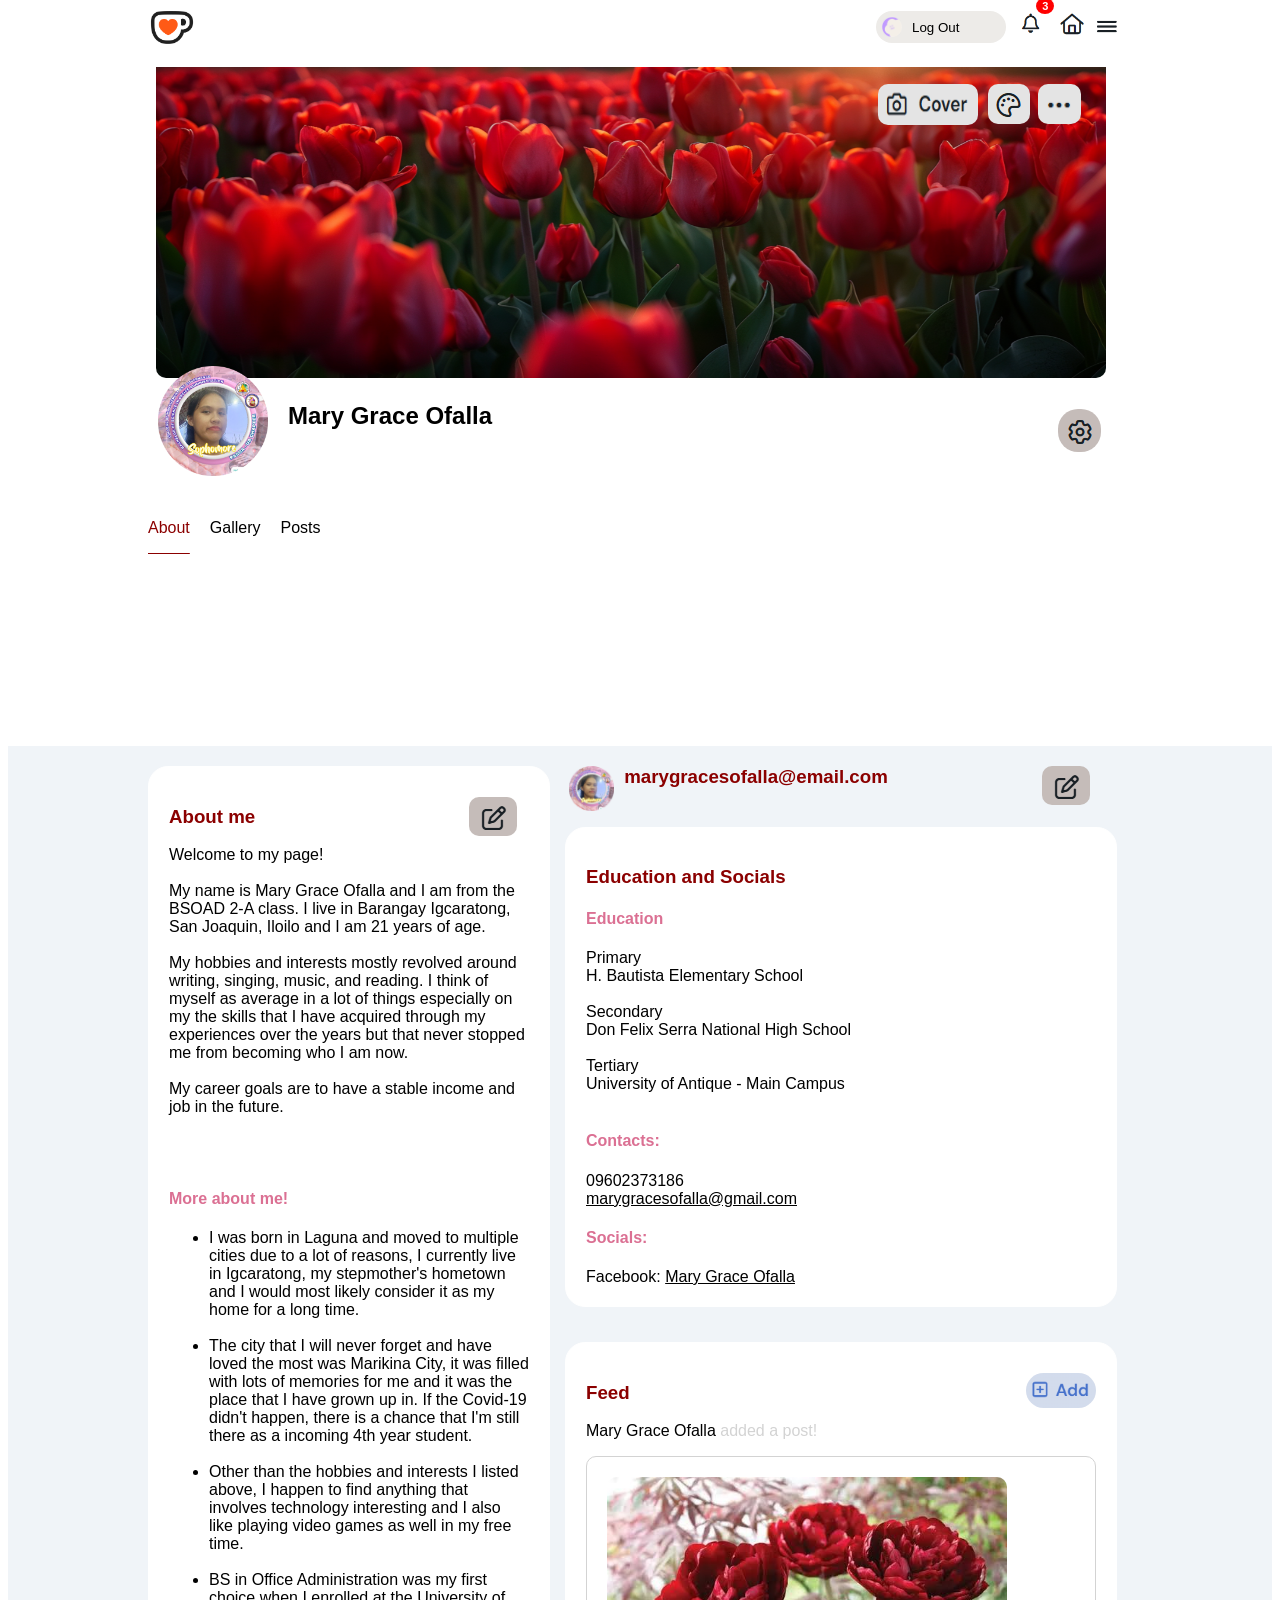
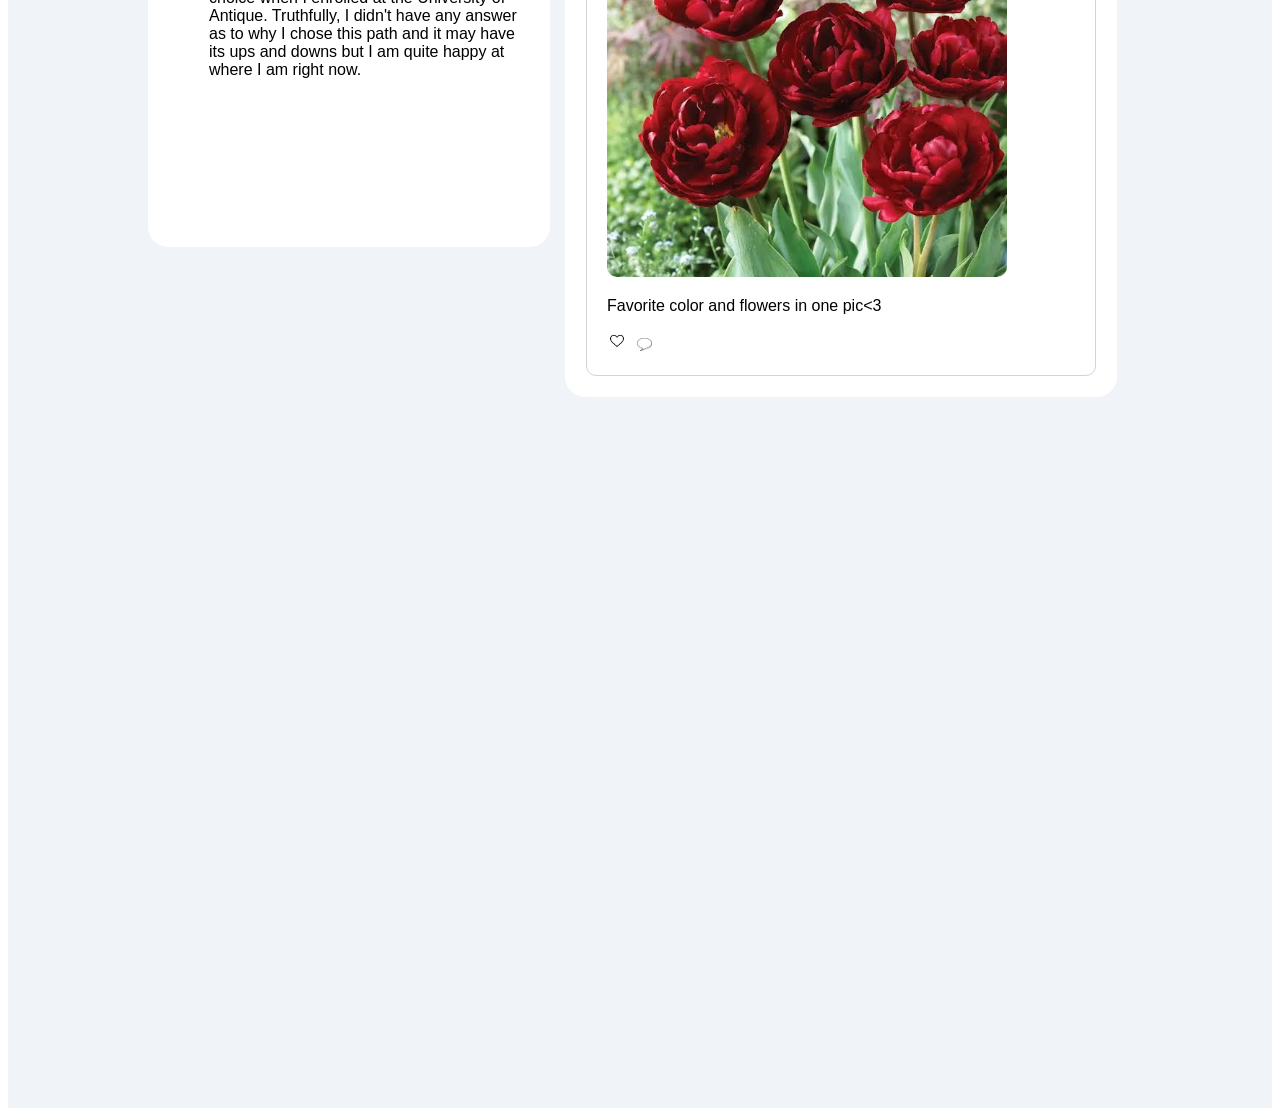
<file: Ofalla Profile.html>
<!DOCTYPE html>
<html>
<head>
	<title>marygracesofalla's profile</title>
	<link href="Ko-fi Profile.png" type="image/png" rel="icon"/>
	<link href="Profile.css" text="text/css" rel="stylesheet"/>
<style>
	h3 {
		color: darkred;
	}

	h4 {
		color: palevioletred;
	}
</style>
</head>

<body>
	<div class="navbar">

		<a href="profile.html"><img src="kofi_symbol.png" style="float: left; width: 48px; margin-left: 140px; margin-top: 8px;"></a>

		<button class="button-link" style="width: 130px; height: 32px; display: inline-flex; align-items: center; gap: 10px"><img src="Ko-fi Profile.png" style="width: 20px;"><a href="index.html" style="text-decoration: none;">Log Out</a></button>
			<div class="notification-tab-container">
		 <button class="noti-bell-btn" id="notiBell"><img src="bell.png" style="margin-top: 8px; width: 30px"><span class="noti-badge" id="notiCount">3</span>
  		</button>
  			<div class="noti-dropdown" id="notiDropdown">
    		<div class="noti-header">Notifications</div>
    		<div class="noti-item unread">Ko-fi posted something new!</div>
    		<div class="noti-item unread">New login from Chrome.</div>
    		<div class="noti-item">Password changed successfully.</div>
    		<div class="noti-footer"><a href="#">View All</a></div>
  	</div>
	</div>
	<script>
	const bell = document.getElementById('notiBell');
	const dropdown = document.getElementById('notiDropdown');
	const count = document.getElementById('notiCount');

	bell.addEventListener('click', (e) => {
  	e.stopPropagation();
  	dropdown.classList.toggle('show');
  
  	count.style.display = 'none';
	});

	document.addEventListener('click', () => {
  	dropdown.classList.remove('show');
	});
	</script>

	<a href="Ofalla Profile.html"><img src="home.png" style="margin-top: 8px; width: 30px"></a>

	<img src="sidenav.png" style="margin-top: 8px; width: 30px">

	</div>


	<div class="split-background">
	<div class="top-section">
	<div class="maintop">
	<div class="cover">
		<img src="cover.png" class="imtip" style="margin-top: 76px; margin-left: 740px; width: 100px; height: 41px; cursor: pointer; border-radius: 10px;" >
		<img src="color.png" class="imtip" style="margin-top: 76px; margin-left: 850px; cursor: pointer; border-radius: 10px;">
		<img src="option.png" class="imtip" style="margin-top: 76px; margin-left: 900px; width: 43px; cursor: pointer; border-radius: 10px;">

		<img src="marygracecover.png" style="width: 950px; height: 370px; border-radius: 10px; margin-left: 18px;">

	</div>
	<div class="profile">

		<img src="marygrace.png" class="imtip" style="width: 110px">
		<h2 style="margin-left: 150px;">Mary Grace Ofalla</h2>

		<img src="setting.png" class="imtip" style="margin-top: 30px; margin-left: 920px; border-radius: 20px; cursor: pointer;">
	</div>
	</div>
	<div class="tabs">

		<a href="Ofalla Profile.html" style="color: darkred;">About</a>
  		<a href="Ofalla Gallery.html" style="text-decoration: none;">Gallery</a>
  		<a href="Ofalla Post.html" style="text-decoration: none;">Posts</a>

	</div>
	</div>

	<div class="bottom-section">
 	<div class="content">
  	<div class="box-container">
 	<div class="box-about">

 		<img src="edit.png" class="imtip" style="margin-left: 300px; border-radius: 10px; cursor: pointer;" >

 		<h3>About me</h3>


 		<p>Welcome to my page!<br><br>My name is Mary Grace Ofalla and I am from the BSOAD 2-A class. I live in Barangay Igcaratong, San Joaquin, Iloilo and I am 21 years of age.<br><br> My hobbies and interests mostly revolved around writing, singing, music, and reading. I think of myself as average in a lot of things especially on my the skills that I have acquired through my experiences over the years but that never stopped me from becoming who I am now.<br><br> My career goals are to have a stable income and job in the future.</p>

 		<br>
  	<br>
  	<h4>More about me!</h4>
  	<ul>
  	<li>I was born in Laguna and moved to multiple cities due to a lot of reasons, I currently live in Igcaratong, my stepmother's hometown and I would most likely consider it as my home for a long time.</li>
  	<br>
  	<li>The city that I will never forget and have loved the most was Marikina City, it was filled with lots of memories for me and it was the place that I have grown up in. If the Covid-19 didn't happen, there is a chance that I'm still there as a incoming 4th year student.</li>
  	<br>
  	<li>Other than the hobbies and interests I listed above, I happen to find anything that involves technology interesting and I also like playing video games as well in my free time.</li>
  	<br>
  	<li>BS in Office Administration was my first choice when I enrolled at the University of Antique. Truthfully, I didn't have any answer as to why I chose this path and it may have its ups and downs but I am quite happy at where I am right now.</li>
  	</ul>

 	</div>
 	<div class="column-container">

 	<img src="edit.png" class="imtip" style="margin-left: 450px; border-radius: 10px; cursor: pointer; margin-top: 20px;" >

 	<img src="marygrace.png" class="imtip" style="width: 45px; margin-right: 520px; margin-top: 20px; "><h3 style="margin-right: 170px; margin-top: 20px;">marygracesofalla@email.com</h3>

  	<div class="box" style="margin-top: 5px">

  		<h3>Education and Socials</h3>

  		<p>
  		<h4>Education</h4>	
  		Primary
  		<br>
  		H. Bautista Elementary School
		<br><br>
		Secondary
  		<br>
  		Don Felix Serra National High School
  		<br><br>
  		Tertiary
  		<br>
  		University of Antique - Main Campus
  		<br><br>
  		<h4>Contacts:</h4>
  		09602373186
  		<br>
  		<a href="mailto:marygracesofalla@gmail.com">marygracesofalla@gmail.com</a></p>
  		<h4>Socials:</h4>
  		Facebook: <a href="https://www.facebook.com/mary.grace.ofalla.2025/">Mary Grace Ofalla</a>

  	</div>
  	<div class="box">

  		<img src="add.png" class="imtip" style="border-radius: 30px; width: 70px; margin-left: 440px; cursor: pointer;"> 

  		<h3>Feed</h3>

  		<p>Mary Grace Ofalla <span style="color: lightgray;">added a post!</span></p>
  		<div class="post">
  			<img src="ofallaflowers.png" style="width: 400px; border-radius: 10px;">
  			<p>Favorite color and flowers in one pic<3</p>
  		<img src="heart.png" style="width: 20px; padding-right: 10px"><img src="message.png" style="width: 15px">
  		</div>

  		
  	</div>
  	</div>
 	</div>
 	</div>
	</div>
	</div>
</body>
</html>
</file>
<file: Ko-fi Log In.css>
body{
	background-color: #F8F2E8;
	font-family: arial, sans-serif;
	text-align: center;
}

input[type="text"] {
	width: 85%;
	padding: 15px;
	margin: 10px;
	border: none;
	border-radius: 10px;
	font-size: 16px;
	background-color: #EDEBE8;
}

input[type="password"] {
	width: 85%;
	padding: 15px;
	margin: 10px;
	border: none;
	border-radius: 10px;
	font-size: 16px;
	background-color: #EDEBE8;
}

.login-btn {;
	width: 90%;
	background-color: black; 
	color: white; 
	padding: 12px;
	border-radius: 20px;
	margin-top: 10px;
	cursor:pointer;
	font-size: 15px;
}

.container{
	border-radius: 10px;
	margin-left: 350px;
	padding-top: 10px;
	padding-bottom: 10px;
}

a:link{
	color: black;
}
a:visited{	
	color: black;
}

.button-link{
	width: 85%;
	padding: 10px;
	border-color: #EDEBE8;
	text-decoration: none;
	border-radius: 20px;
	padding-right: 30px;
	margin: 10px;
	background-color: white;
	cursor: pointer;
}

.navbar {
  position: fixed;
  top: 0;          
  width: 100%;    
  z-index: 1000;
  background-color: #F8F2E8;
  padding-bottom: 20px;
}
</file>
<file: Gallery.css>
body{
  font-family: arial, sans-serif;
}

.navbar {
  position: fixed;
  top: 0;          
  width: 100%;    
  z-index: 1000;
  background-color: #FFFFFF;
  padding-bottom: 20px;
}

.notification-tab-container {
  position: relative;
  display: inline-block;
  font-family: Arial, sans-serif;
}

.noti-bell-btn {
  background: none;
  border: none;
  font-size: 24px;
  cursor: pointer;
  position: relative;
}

.noti-badge {
  position: absolute;
  top: -2px;
  right: -2px;
  background-color: red;
  color: white;
  border-radius: 50%;
  padding: 2px 6px;
  font-size: 11px;
  font-weight: bold;
}

.noti-dropdown {
  display: none;
  position: absolute;
  right: 0;
  top: 35px;
  background-color: white;
  width: 280px;
  box-shadow: 0px 8px 16px rgba(0,0,0,0.2);
  border-radius: 4px;
  z-index: 1;
  overflow: hidden;
}

.noti-header, .noti-footer {
  padding: 10px;
  font-weight: bold;
  background-color: #f1f1f1;
}

.noti-footer { text-align: center; font-size: 13px; 
}

.noti-footer a { color: #007bff; text-decoration: none; 
}

.noti-item {
  padding: 12px;
  border-bottom: 1px solid #eee;
  font-size: 14px;
}
.noti-item.unread { background-color: #f9fbfd; font-weight: bold; 
}

.noti-item:hover { background-color: #f5f5f5; 
}

.noti-dropdown.show { display: block; 
}

.split-container {
  display: flex;
  flex-direction: column;
  min-height: 300vh;
}

.split-container {
  display: flex;
  flex-direction: column;
  min-height: 300vh;
}

.top-section {
  top: 0;
  height: 82vh;           
  background-color: #ffffff;
  z-index: 1;
  margin-left: 130px             
}

.button-link {
  border: none;
  border-radius:20px;
  background-color: #EDEBE8;
  margin-left: 680px;
  cursor: pointer;
}

.maintop {
  position: relative;
  display: inline;
}

.imtip {
  position: absolute;
  margin-top: 10px;
  margin-left: 20px;
}

.profile{
  display: flex;
  align-items: center;
}

.tabs {
  display: flex;
  gap: 20px;
  font-size: 20px;
  text-decoration: none;
  background: #ffffff;
  border-radius: 5px;
  text-underline-offset: 20px;
  margin-top: 69px; 
  margin-left: 10px; 
  font-size: 16px;

}

a {
  color: black;
}

active {
  color: skyblue;
}

.bottom-section {
  height: 218vh;          
  background-color: #F0F4F8; 
  display: flex;
  z-index: 0;      
}

.box-container {
  display: flex;      
  gap: 15px;          
}

.box {
  background-color: #FFFFFF;
  padding: 20px;
  border: 1px solid #FFFFFF;
  flex: 1;
  border-radius: 20px;
  margin-top: 20px;
  margin-left: 100px;
  width: 400px;
}

.column-container {
  display: flex;
  flex-direction: column;
  align-items: center;    
  gap: 15px;             
}

figcaption {
  margin: 10px;
  text-align: center;
}
</file>
<file: Posts.css>
body{
  font-family: arial, sans-serif;
}


.navbar {
  position: fixed;
  top: 0;          
  width: 100%;    
  z-index: 1000;
  background-color: #FFFFFF;
  padding-bottom: 20px;
}

.notification-tab-container {
  position: relative;
  display: inline-block;
  font-family: Arial, sans-serif;
}

.noti-bell-btn {
  background: none;
  border: none;
  font-size: 24px;
  cursor: pointer;
  position: relative;
}

.noti-badge {
  position: absolute;
  top: -2px;
  right: -2px;
  background-color: red;
  color: white;
  border-radius: 50%;
  padding: 2px 6px;
  font-size: 11px;
  font-weight: bold;
}

.noti-dropdown {
  display: none;
  position: absolute;
  right: 0;
  top: 35px;
  background-color: white;
  width: 280px;
  box-shadow: 0px 8px 16px rgba(0,0,0,0.2);
  border-radius: 4px;
  z-index: 1;
  overflow: hidden;
}

.noti-header, .noti-footer {
  padding: 10px;
  font-weight: bold;
  background-color: #f1f1f1;
}

.noti-footer { text-align: center; font-size: 13px; 
}

.noti-footer a { color: #007bff; text-decoration: none; 
}

.noti-item {
  padding: 12px;
  border-bottom: 1px solid #eee;
  font-size: 14px;
}
.noti-item.unread { background-color: #f9fbfd; font-weight: bold; 
}

.noti-item:hover { background-color: #f5f5f5; 
}

.noti-dropdown.show { display: block; 
}

.split-container {
  display: flex;
  flex-direction: column;
  min-height: 300vh;
}

.split-container {
  display: flex;
  flex-direction: column;
  min-height: 300vh;
}

.top-section {
  top: 0;
  height: 82vh;           
  background-color: #ffffff;
  z-index: 1;
  margin-left: 130px             
}

.button-link {
  border: none;
  border-radius: 20px;
  background-color: #EDEBE8;
  margin-left: 680px;
  cursor: pointer;
}

.maintop {
  position: relative;
  display: inline;
}

.imtip {
  position: absolute;
  margin-top: 10px;
  margin-left: 20px;
}

.profile{
  display: flex;
  align-items: center;
}

.tabs {
  display: flex;
  gap: 20px;
  font-size: 20px;
  text-decoration: none;
  background: #ffffff;
  border-radius: 5px;
  text-underline-offset: 20px;
  margin-top: 69px; 
  margin-left: 10px; 
  font-size: 16px;

}

a {
  color: black;
}

active {
  color: skyblue;
}

.bottom-section {
  height: 218vh;          
  background-color: #F0F4F8; 
  display: flex;
  z-index: 0;      
}

.box-container {
  display: flex;      
  gap: 15px;
  margin-left: 45px;          
}

.box {
  background-color: #FFFFFF;
  padding: 20px;
  border: 1px solid #FFFFFF;
  flex: 1;
  border-radius: 20px;
  margin-top: 20px;
  width: 360px;
}

.column-container {
  display: flex;
  flex-direction: column;
  align-items: center;    
  gap: 15px;             
}

.post {
  border: 1px solid lightgray;
  border-radius: 10px;
  padding: 20px;
}
</file>
<file: Profile.css>
body{
  font-family: arial, sans-serif;
}

.navbar {
  position: fixed;
  top: 0;          
  width: 100%;    
  z-index: 1000;
  background-color: #FFFFFF;
  padding-bottom: 20px;
}

.notification-tab-container {
  position: relative;
  display: inline-block;
  font-family: Arial, sans-serif;
}

.noti-bell-btn {
  background: none;
  border: none;
  font-size: 24px;
  cursor: pointer;
  position: relative;
}

.noti-badge {
  position: absolute;
  top: -2px;
  right: -2px;
  background-color: red;
  color: white;
  border-radius: 50%;
  padding: 2px 6px;
  font-size: 11px;
  font-weight: bold;
}

.noti-dropdown {
  display: none;
  position: absolute;
  right: 0;
  top: 35px;
  background-color: white;
  width: 280px;
  box-shadow: 0px 8px 16px rgba(0,0,0,0.2);
  border-radius: 4px;
  z-index: 1;
  overflow: hidden;
}

.noti-header, .noti-footer {
  padding: 10px;
  font-weight: bold;
  background-color: #f1f1f1;
}

.noti-footer { text-align: center; font-size: 13px; 
}

.noti-footer a { color: #007bff; text-decoration: none; 
}

.noti-item {
  padding: 12px;
  border-bottom: 1px solid #eee;
  font-size: 14px;
}
.noti-item.unread { background-color: #f9fbfd; font-weight: bold; 
}

.noti-item:hover { background-color: #f5f5f5; 
}

.noti-dropdown.show { display: block; 
}

.split-container {
  display: flex;
  flex-direction: column;
  min-height: 300vh;
}

.top-section {
  top: 0;
  height: 82vh;           
  background-color: #ffffff;
  z-index: 1;
  margin-left: 130px             
}

.button-link {
  border: none;
  border-radius: 20px;
  background-color: #EDEBE8;
  margin-left: 680px;
  cursor: pointer;
}

.maintop {
  position: relative;
  display: inline;
}

.imtip {
  position: absolute;
  margin-top: 10px;
  margin-left: 20px;
}

.profile{
  display: flex;
  align-items: center;
}

.tabs {
  display: flex;
  gap: 20px;
  font-size: 20px;
  text-decoration: none;
  background: #ffffff;
  border-radius: 5px;
  text-underline-offset: 20px;
  margin-top: 69px; 
  margin-left: 10px; 
  font-size: 16px;

}

a {
  color: black;
}

active {
  color: skyblue;
}

.bottom-section {
  height: 218vh;          
  background-color: #F0F4F8; 
  display: flex;
  z-index: 0;      
}

.box-container {
  display: flex;      
  gap: 15px;
  margin-left: 140px;          
}


.box-about {
  position: sticky; 
  padding-bottom: 200px; 
  width: 360px;
  background-color: #FFFFFF;
  padding: 20px;
  border: 1px solid #FFFFFF;
  flex: 1;
  border-radius: 20px;
  margin-top: 20px;
  margin-bottom: 150px;
}


.box {
  background-color: #FFFFFF;
  padding: 20px;
  border: 1px solid #FFFFFF;
  flex: 1;
  border-radius: 20px;
  margin-top: 20px;
  width: 510px;
}

.column-container {
  display: flex;
  flex-direction: column;
  align-items: center;    
  gap: 15px;             
}

.post {
  border: 1px solid lightgray;
  border-radius: 10px;
  padding: 20px;
}
</file>
<file: Ko-fi Sign Up.Css>
body{
	background-color: #F8F2E8;
	font-family: arial, sans-serif;
	text-align: center;
}

input[type="checkbox"] {
	width: 20px;
  	height: 20px;
  	cursor: pointer;
	background-color: #EDEBE8;
	border-radius: 20px;
}

input[type="text"] {
	width: 85%;
	padding: 15px;
	margin: 10px;
	border: 1px solid #D3D3D3;
	border-radius: 10px;
	font-size: 16px;
	background-color: #EDEBE8;
}

input[type="password"] {
	width: 85%;
	padding: 15px;
	margin: 10px;
	border: 1px solid #D3D3D3;
	border-radius: 10px;
	font-size: 16px;
	background-color: #EDEBE8;
}

button[type="submit"] {
	width: 85%;
	background-color: black; 
	color: white; 
	padding: 10px;
	border-radius: 20px;
	margin-top: 30px;
	cursor:pointer;
	font-size: 15px;
}

.container{
	border-radius: 10px;
	margin-top: 50px;
	margin-left: 350px;
	padding-bottom: 20px;
}

a:link{
	color: black;
}
a:visited{	
	color: black;
}

.button-link{
	width: 85%;
	padding: 10px;
	border-color: #EDEBE8;
	text-decoration: none;
	border-radius: 20px;
	padding-right: 30px;
	margin: 10px;
	background-color: white;
}

 .error-message {
 	display: none;
 }
</file>
